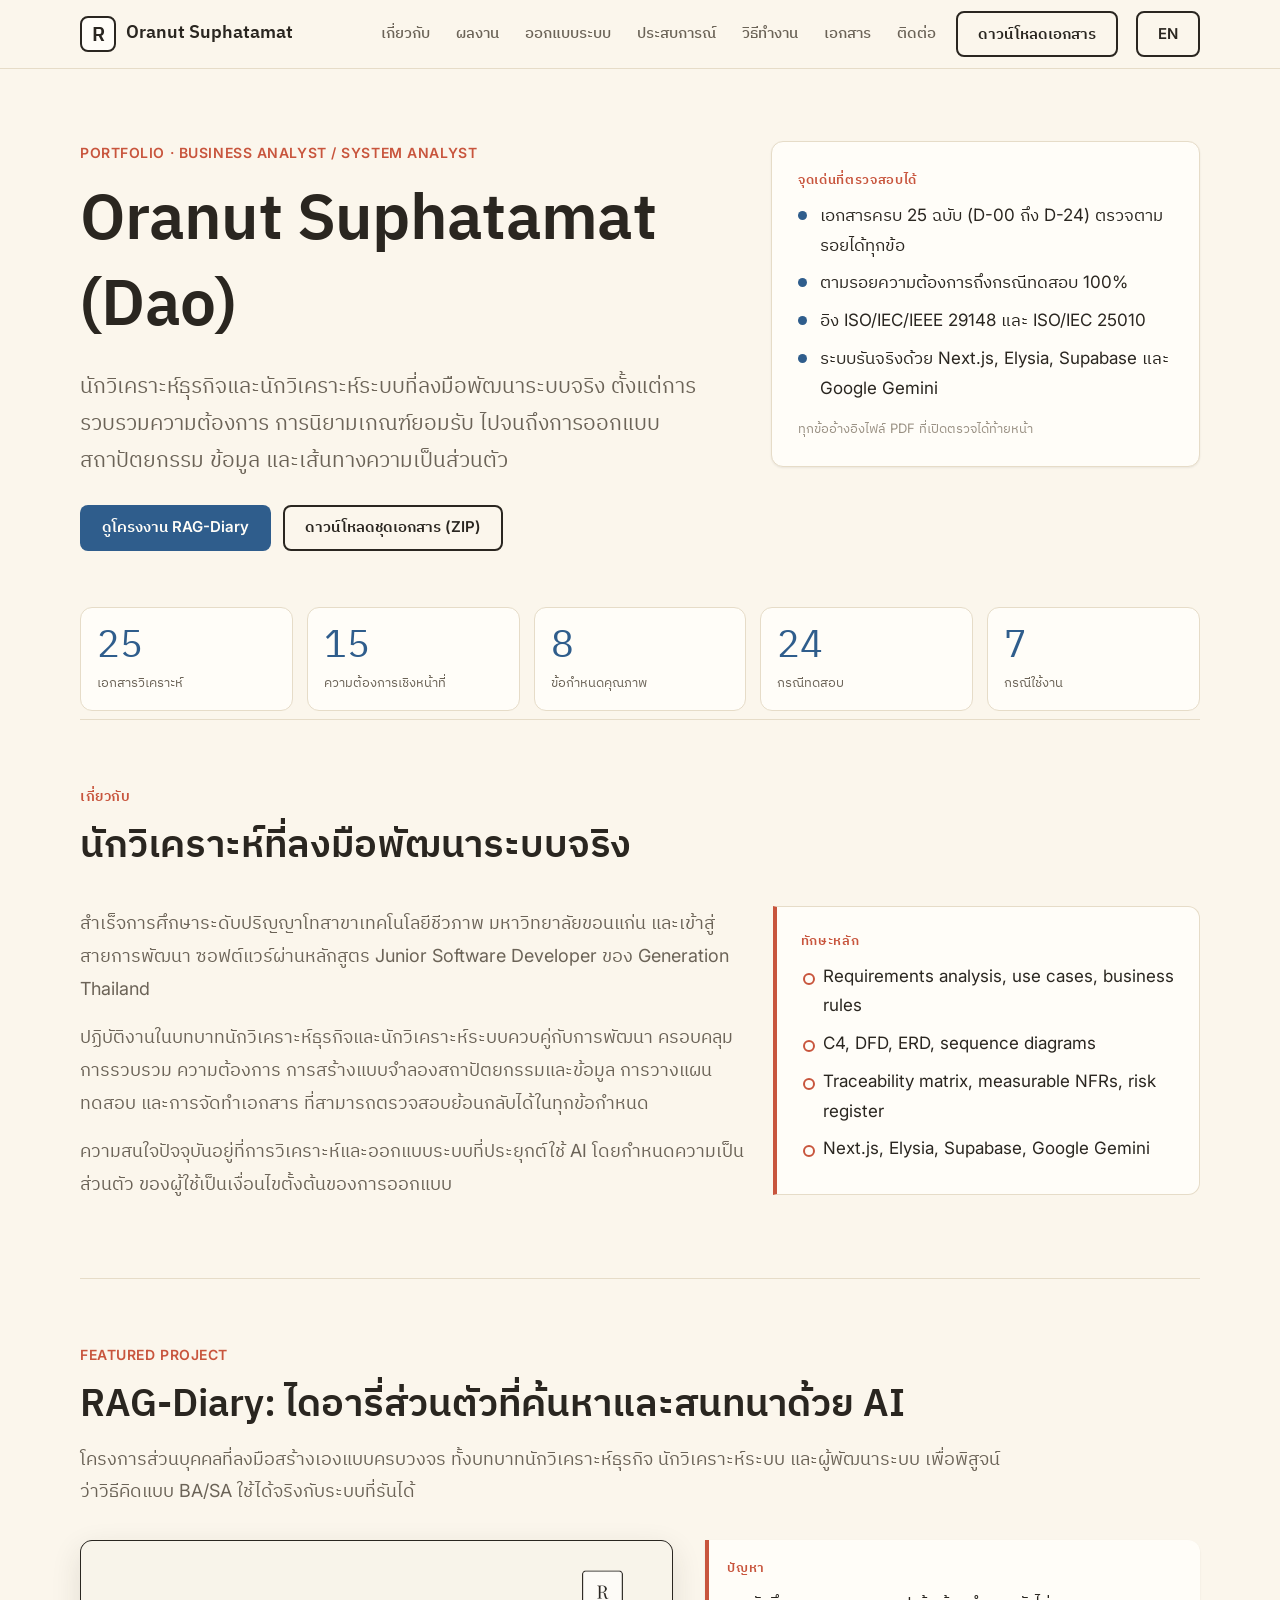
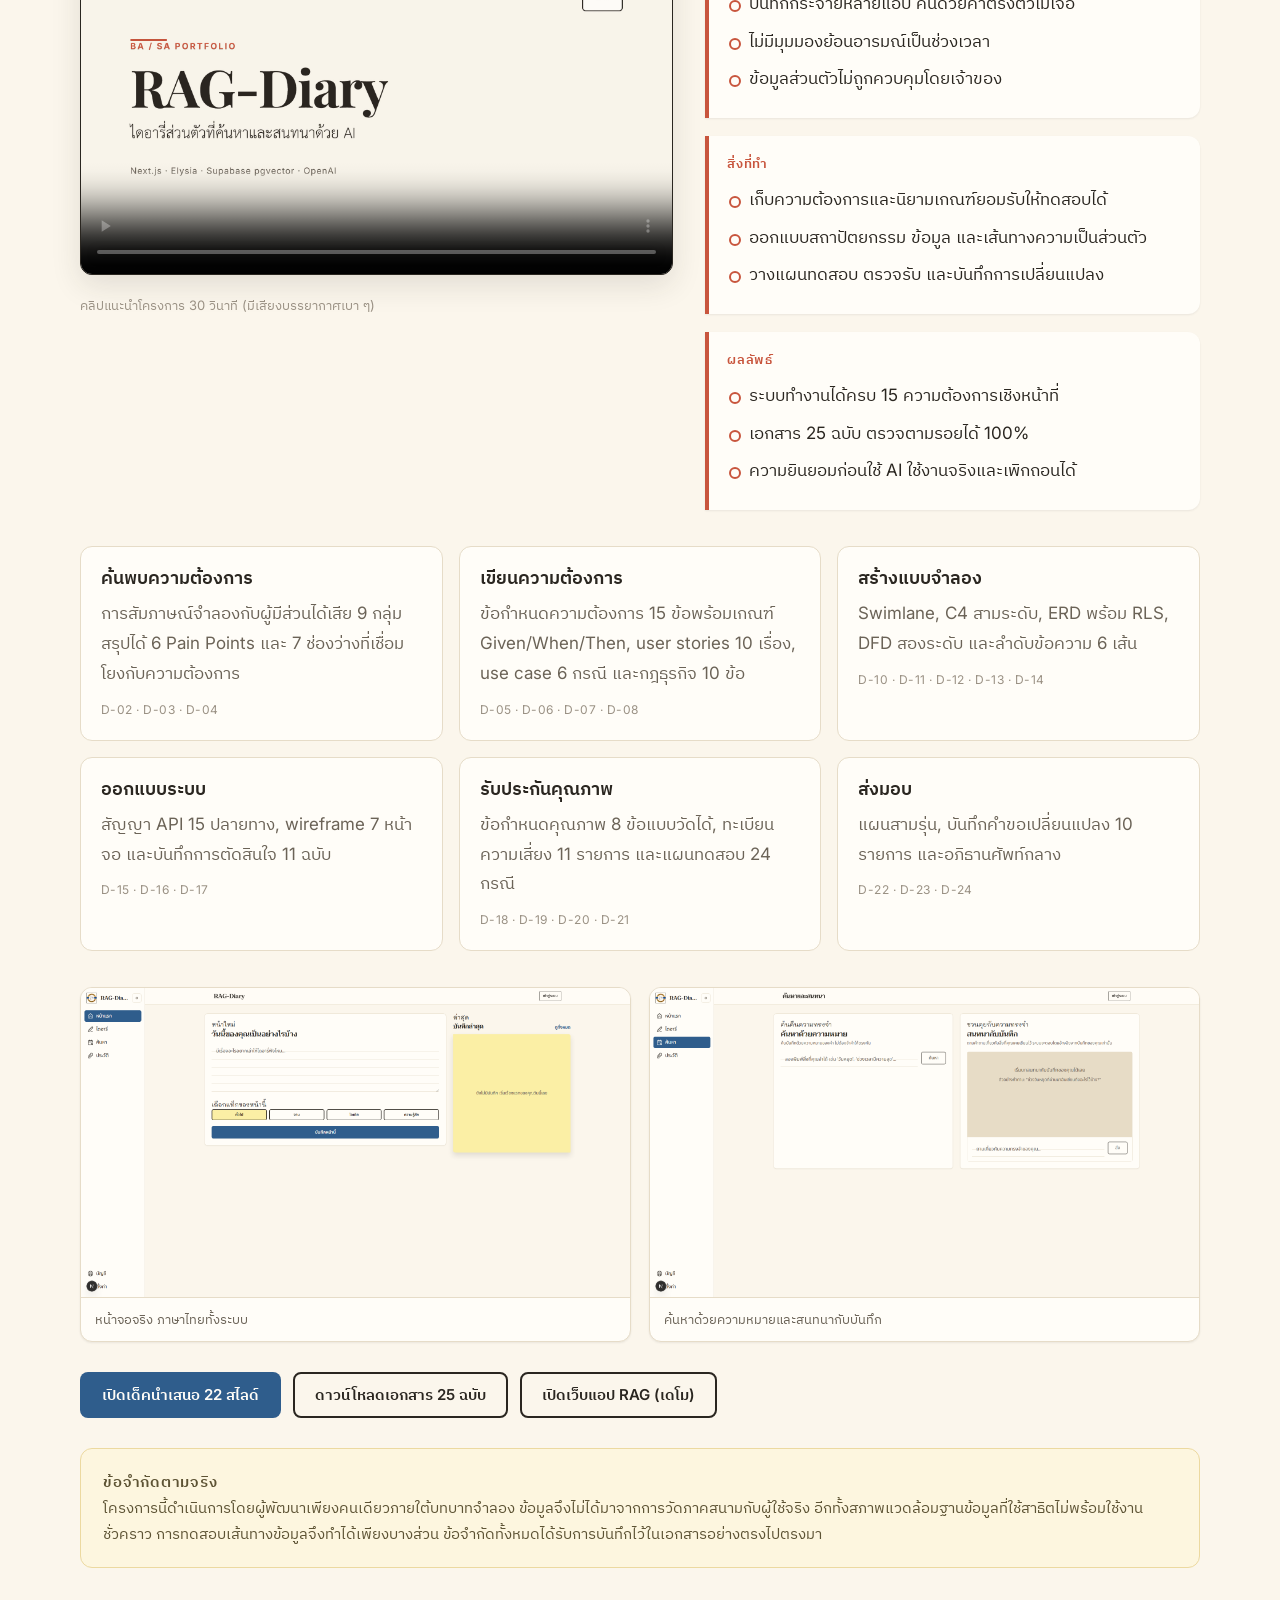
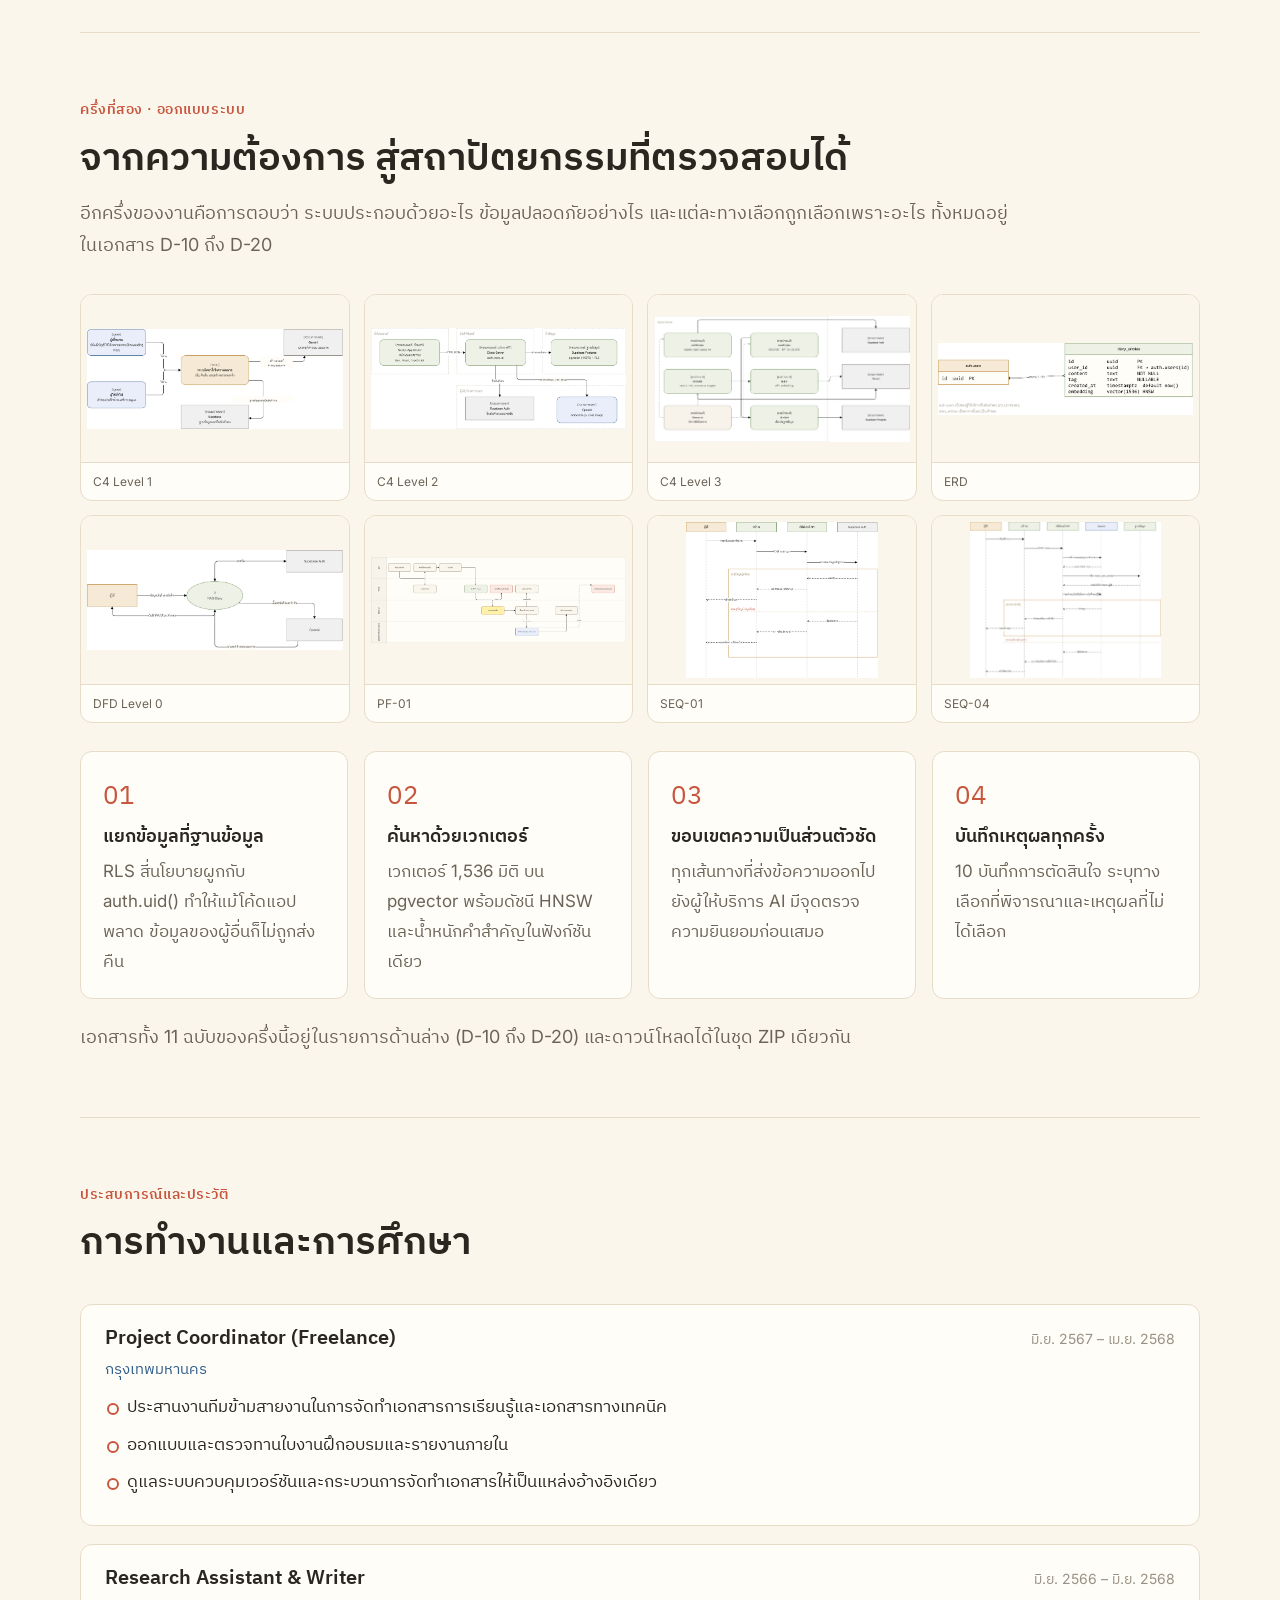
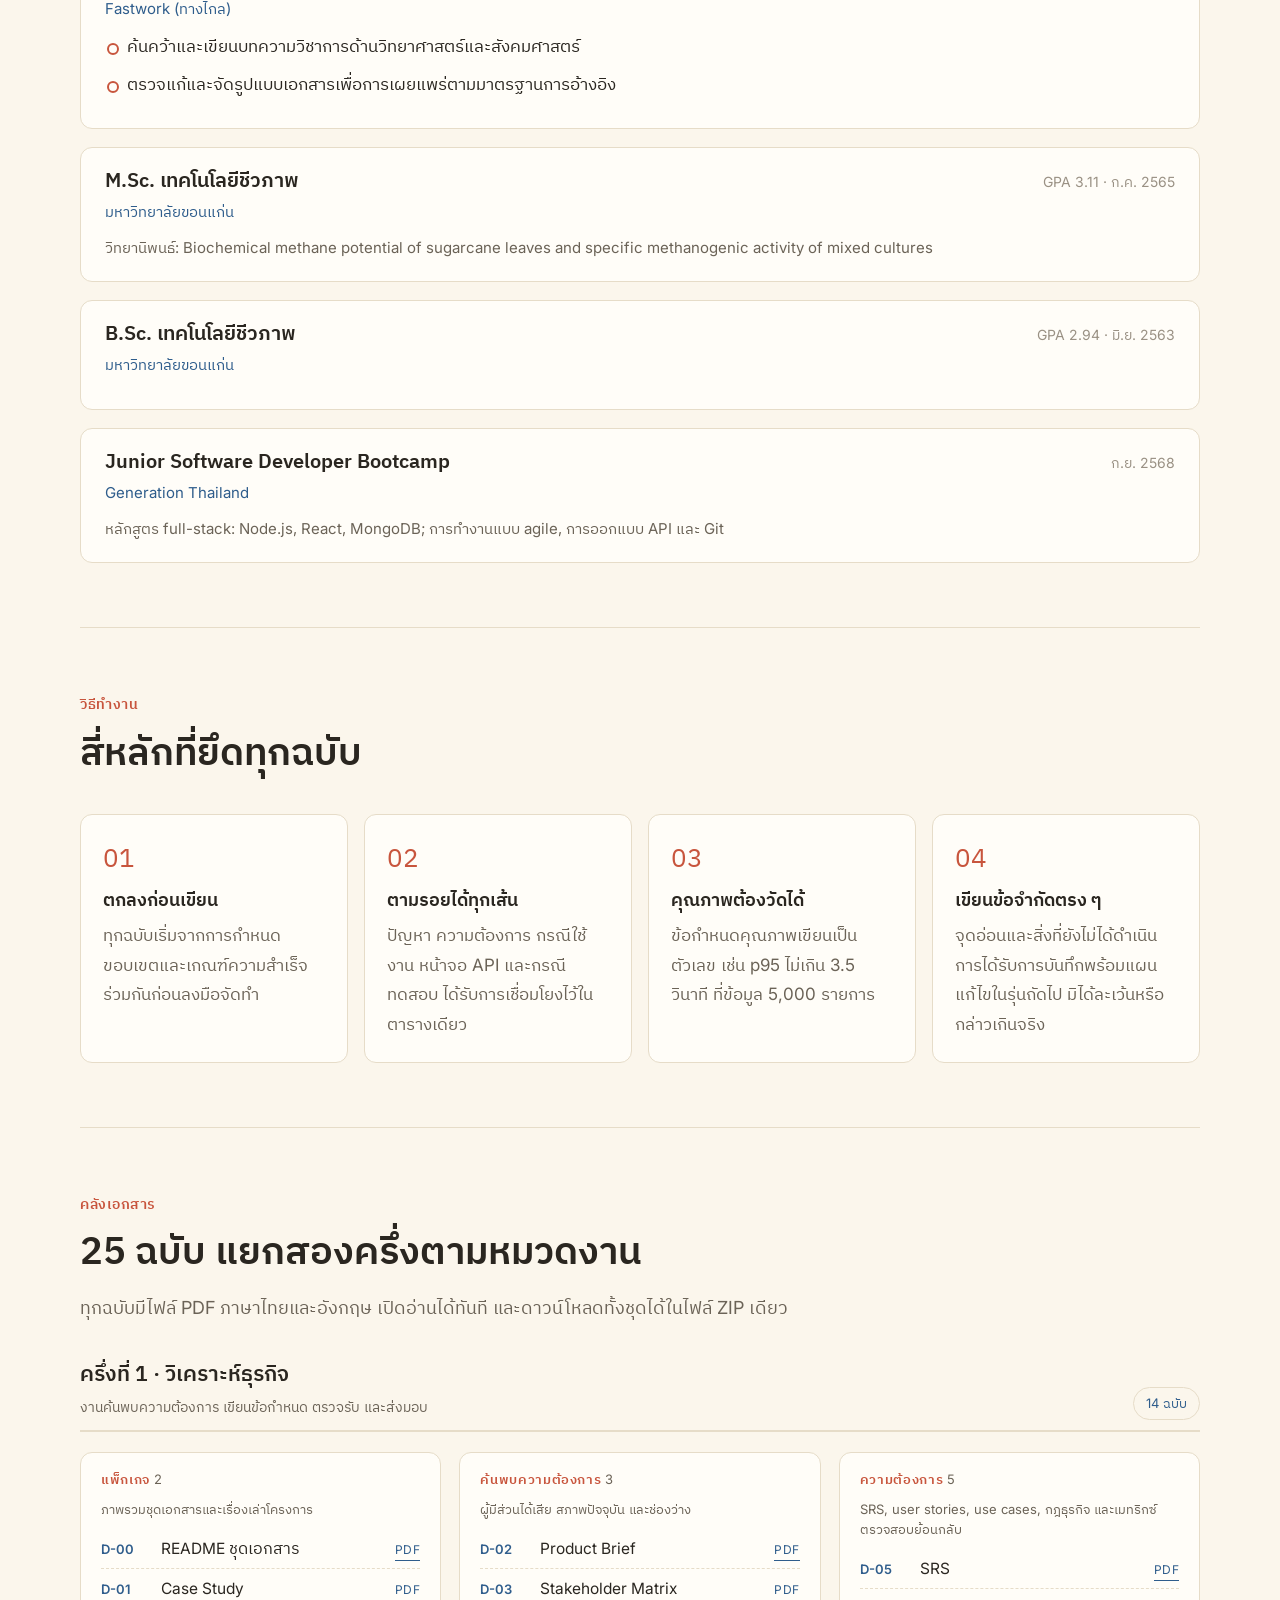
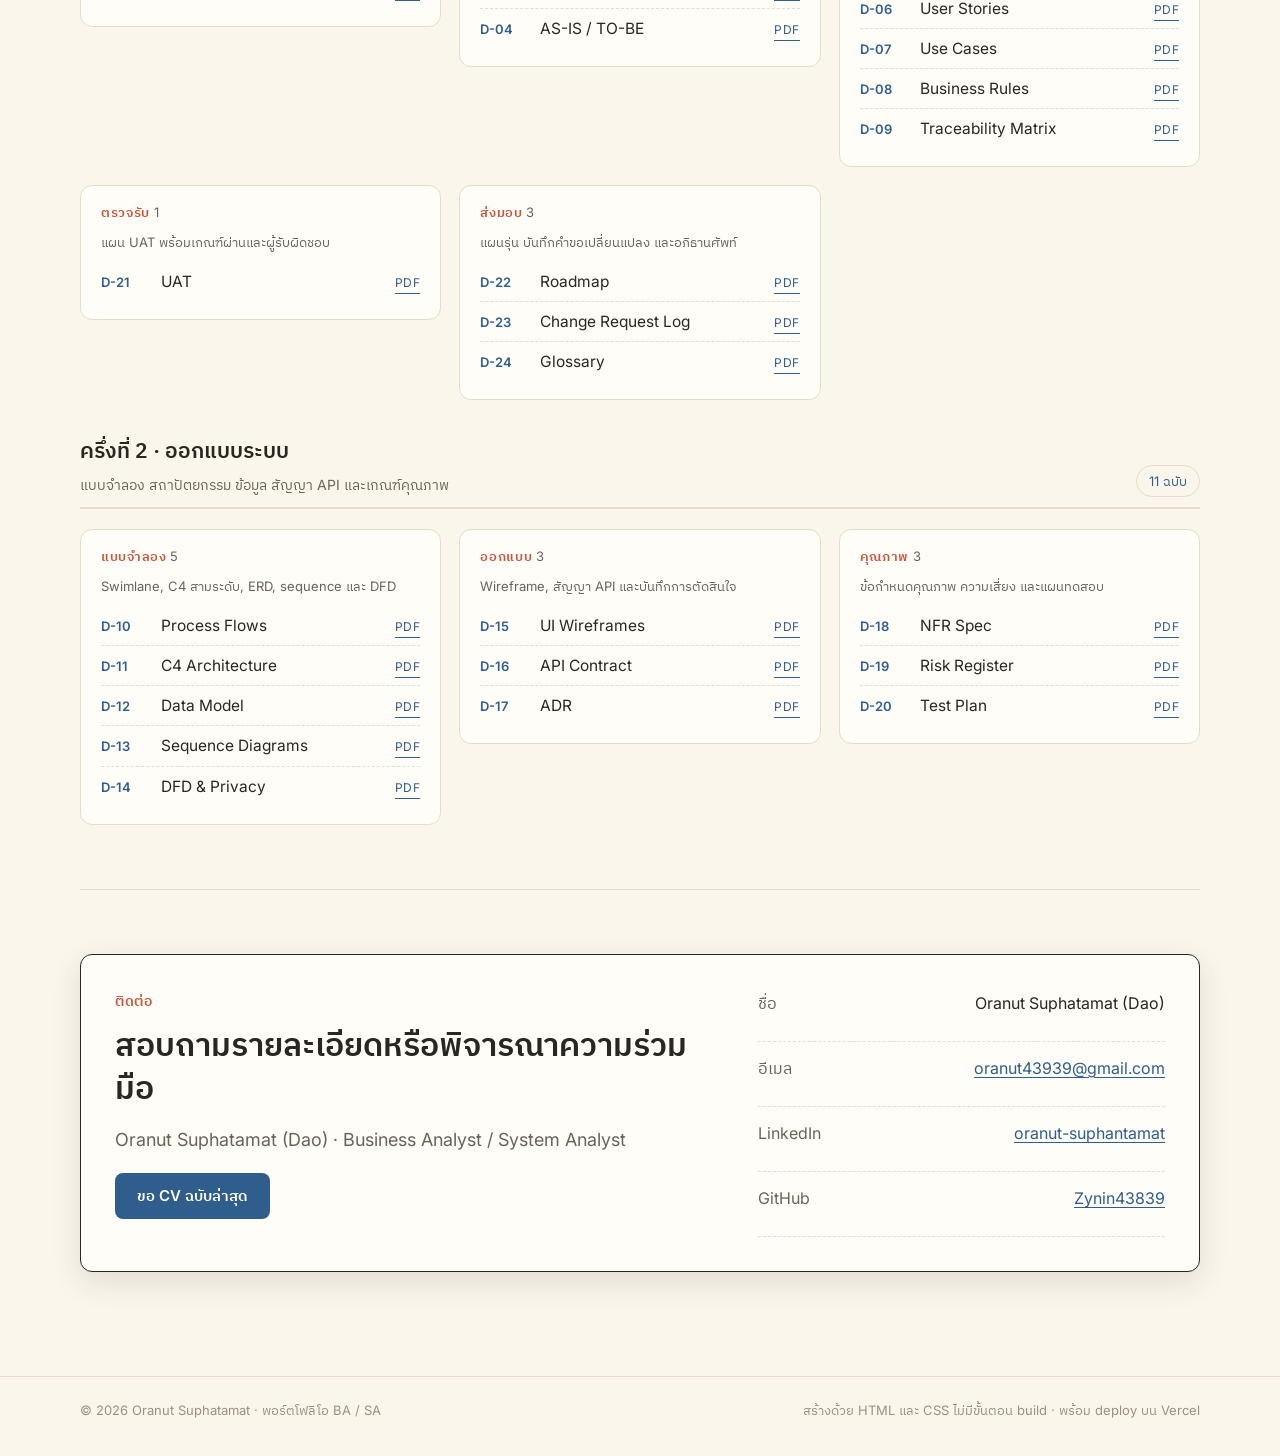
<file: index.html>
<!doctype html>
<html lang="th">
<head>
  <meta charset="utf-8" />
  <meta name="viewport" content="width=device-width, initial-scale=1" />
  <title>Oranut Suphatamat (Dao) | Business Analyst / System Analyst</title>
  <meta name="description" content="พอร์ตโฟลิโอสายวิเคราะห์ธุรกิจและวิเคราะห์ระบบ พร้อมชุดเอกสาร 25 ฉบับและระบบที่ใช้งานได้จริง" />
  <link rel="preconnect" href="https://fonts.googleapis.com" />
  <link rel="preconnect" href="https://fonts.gstatic.com" crossorigin />
  <link href="https://fonts.googleapis.com/css2?family=IBM+Plex+Sans+Thai:wght@400;500;600;700&family=Inter:wght@400;500;600&display=swap" rel="stylesheet" />
  <link rel="stylesheet" href="styles.css" />
</head>
<body>
  <a class="skip-link" href="#main">ข้ามไปยังเนื้อหาหลัก</a>

  <header class="site-header">
    <div class="wrap header-inner">
      <a class="brand" href="#top">
        <span class="brand-mark">R</span>
        <span class="brand-text">Oranut Suphatamat</span>
      </a>
      <nav class="site-nav" id="site-nav" aria-label="เมนูหลัก">
        <a href="#about">เกี่ยวกับ</a>
        <a href="#work">ผลงาน</a>
        <a href="#design">ออกแบบระบบ</a>
        <a href="#experience">ประสบการณ์</a>
        <a href="#method">วิธีทำงาน</a>
        <a href="#docs">เอกสาร</a>
        <a href="#contact">ติดต่อ</a>
      </nav>
      <a class="btn btn-ghost nav-cta" href="assets/media/RAG-Diary-Docs.zip" download>ดาวน์โหลดเอกสาร</a>
      <a class="btn btn-ghost" href="en/" hreflang="en" lang="en" aria-label="English version">EN</a>
      <button class="nav-toggle" type="button" aria-expanded="false" aria-controls="site-nav" aria-label="เปิดเมนู">
        <span></span><span></span><span></span>
      </button>
    </div>
  </header>

  <main id="main">
    <section class="hero wrap" id="top">
      <div class="hero-copy">
        <p class="kicker">Portfolio · Business Analyst / System Analyst</p>
        <h1>Oranut Suphatamat (Dao)</h1>
        <p class="hero-lead">
          นักวิเคราะห์ธุรกิจและนักวิเคราะห์ระบบที่ลงมือพัฒนาระบบจริง ตั้งแต่การรวบรวมความต้องการ
          การนิยามเกณฑ์ยอมรับ ไปจนถึงการออกแบบสถาปัตยกรรม ข้อมูล และเส้นทางความเป็นส่วนตัว
        </p>
        <div class="hero-actions">
          <a class="btn btn-primary" href="#work">ดูโครงงาน RAG-Diary</a>
          <a class="btn btn-ghost" href="assets/media/RAG-Diary-Docs.zip" download>ดาวน์โหลดชุดเอกสาร (ZIP)</a>
        </div>
      </div>

      <aside class="hero-card" aria-label="จุดเด่นที่ตรวจสอบได้">
        <p class="card-label">จุดเด่นที่ตรวจสอบได้</p>
        <ul class="check-list">
          <li>เอกสารครบ 25 ฉบับ (D-00 ถึง D-24) ตรวจตามรอยได้ทุกข้อ</li>
          <li>ตามรอยความต้องการถึงกรณีทดสอบ 100%</li>
          <li>อิง ISO/IEC/IEEE 29148 และ ISO/IEC 25010</li>
          <li>ระบบรันจริงด้วย Next.js, Elysia, Supabase และ Google Gemini</li>
        </ul>
        <p class="card-note">ทุกข้ออ้างอิงไฟล์ PDF ที่เปิดตรวจได้ท้ายหน้า</p>
      </aside>
    </section>

    <section class="metrics wrap" aria-label="ตัวเลขสรุป">
      <div class="metric"><span class="metric-num">25</span><span class="metric-label">เอกสารวิเคราะห์</span></div>
      <div class="metric"><span class="metric-num">15</span><span class="metric-label">ความต้องการเชิงหน้าที่</span></div>
      <div class="metric"><span class="metric-num">8</span><span class="metric-label">ข้อกำหนดคุณภาพ</span></div>
      <div class="metric"><span class="metric-num">24</span><span class="metric-label">กรณีทดสอบ</span></div>
      <div class="metric"><span class="metric-num">7</span><span class="metric-label">กรณีใช้งาน</span></div>
    </section>

    <section class="section wrap" id="about">
      <div class="section-head">
        <p class="kicker">เกี่ยวกับ</p>
        <h2>นักวิเคราะห์ที่ลงมือพัฒนาระบบจริง</h2>
      </div>
      <div class="about-grid">
        <div class="about-copy">
          <p>
            สำเร็จการศึกษาระดับปริญญาโทสาขาเทคโนโลยีชีวภาพ มหาวิทยาลัยขอนแก่น และเข้าสู่สายการพัฒนา
            ซอฟต์แวร์ผ่านหลักสูตร Junior Software Developer ของ Generation Thailand
          </p>
          <p>
            ปฏิบัติงานในบทบาทนักวิเคราะห์ธุรกิจและนักวิเคราะห์ระบบควบคู่กับการพัฒนา ครอบคลุมการรวบรวม
            ความต้องการ การสร้างแบบจำลองสถาปัตยกรรมและข้อมูล การวางแผนทดสอบ และการจัดทำเอกสาร
            ที่สามารถตรวจสอบย้อนกลับได้ในทุกข้อกำหนด
          </p>
          <p>
            ความสนใจปัจจุบันอยู่ที่การวิเคราะห์และออกแบบระบบที่ประยุกต์ใช้ AI โดยกำหนดความเป็นส่วนตัว
            ของผู้ใช้เป็นเงื่อนไขตั้งต้นของการออกแบบ
          </p>
        </div>
        <aside class="about-card">
          <p class="card-label">ทักษะหลัก</p>
          <ul class="plain-list">
            <li>Requirements analysis, use cases, business rules</li>
            <li>C4, DFD, ERD, sequence diagrams</li>
            <li>Traceability matrix, measurable NFRs, risk register</li>
            <li>Next.js, Elysia, Supabase, Google Gemini</li>
          </ul>
        </aside>
      </div>
    </section>

    <section class="section wrap" id="work">
      <div class="section-head">
        <p class="kicker">Featured project</p>
        <h2>RAG-Diary: ไดอารี่ส่วนตัวที่ค้นหาและสนทนาด้วย AI</h2>
        <p class="section-sub">
          โครงการส่วนบุคคลที่ลงมือสร้างเองแบบครบวงจร ทั้งบทบาทนักวิเคราะห์ธุรกิจ นักวิเคราะห์ระบบ
          และผู้พัฒนาระบบ เพื่อพิสูจน์ว่าวิธีคิดแบบ BA/SA ใช้ได้จริงกับระบบที่รันได้
        </p>
      </div>

      <div class="project-grid">
        <div class="project-media">
          <video class="clip" controls preload="metadata" poster="assets/img/poster.png">
            <source src="assets/media/clip.mp4" type="video/mp4" />
            เบราว์เซอร์ของคุณไม่รองรับวิดีโอ
          </video>
          <p class="media-caption">คลิปแนะนำโครงการ 30 วินาที (มีเสียงบรรยากาศเบา ๆ)</p>
        </div>

        <div class="project-facts">
          <div class="fact">
            <p class="card-label">ปัญหา</p>
            <ul class="plain-list">
              <li>บันทึกกระจายหลายแอป ค้นด้วยคำตรงตัวไม่เจอ</li>
              <li>ไม่มีมุมมองย้อนอารมณ์เป็นช่วงเวลา</li>
              <li>ข้อมูลส่วนตัวไม่ถูกควบคุมโดยเจ้าของ</li>
            </ul>
          </div>
          <div class="fact">
            <p class="card-label">สิ่งที่ทำ</p>
            <ul class="plain-list">
              <li>เก็บความต้องการและนิยามเกณฑ์ยอมรับให้ทดสอบได้</li>
              <li>ออกแบบสถาปัตยกรรม ข้อมูล และเส้นทางความเป็นส่วนตัว</li>
              <li>วางแผนทดสอบ ตรวจรับ และบันทึกการเปลี่ยนแปลง</li>
            </ul>
          </div>
          <div class="fact">
            <p class="card-label">ผลลัพธ์</p>
            <ul class="plain-list">
              <li>ระบบทำงานได้ครบ 15 ความต้องการเชิงหน้าที่</li>
              <li>เอกสาร 25 ฉบับ ตรวจตามรอยได้ 100%</li>
              <li>ความยินยอมก่อนใช้ AI ใช้งานจริงและเพิกถอนได้</li>
            </ul>
          </div>
        </div>
      </div>

      <div class="roles">
        <article class="role-card">
          <h3>ค้นพบความต้องการ</h3>
          <p>การสัมภาษณ์จำลองกับผู้มีส่วนได้เสีย 9 กลุ่ม สรุปได้ 6 Pain Points และ 7 ช่องว่างที่เชื่อมโยงกับความต้องการ</p>
          <p class="role-doc">D-02 · D-03 · D-04</p>
        </article>
        <article class="role-card">
          <h3>เขียนความต้องการ</h3>
          <p>ข้อกำหนดความต้องการ 15 ข้อพร้อมเกณฑ์ Given/When/Then, user stories 10 เรื่อง, use case 6 กรณี และกฎธุรกิจ 10 ข้อ</p>
          <p class="role-doc">D-05 · D-06 · D-07 · D-08</p>
        </article>
        <article class="role-card">
          <h3>สร้างแบบจำลอง</h3>
          <p>Swimlane, C4 สามระดับ, ERD พร้อม RLS, DFD สองระดับ และลำดับข้อความ 6 เส้น</p>
          <p class="role-doc">D-10 · D-11 · D-12 · D-13 · D-14</p>
        </article>
        <article class="role-card">
          <h3>ออกแบบระบบ</h3>
          <p>สัญญา API 15 ปลายทาง, wireframe 7 หน้าจอ และบันทึกการตัดสินใจ 11 ฉบับ</p>
          <p class="role-doc">D-15 · D-16 · D-17</p>
        </article>
        <article class="role-card">
          <h3>รับประกันคุณภาพ</h3>
          <p>ข้อกำหนดคุณภาพ 8 ข้อแบบวัดได้, ทะเบียนความเสี่ยง 11 รายการ และแผนทดสอบ 24 กรณี</p>
          <p class="role-doc">D-18 · D-19 · D-20 · D-21</p>
        </article>
        <article class="role-card">
          <h3>ส่งมอบ</h3>
          <p>แผนสามรุ่น, บันทึกคำขอเปลี่ยนแปลง 10 รายการ และอภิธานศัพท์กลาง</p>
          <p class="role-doc">D-22 · D-23 · D-24</p>
        </article>
      </div>

      <div class="evidence-grid">
        <figure class="shot-card">
          <img src="assets/img/app-home.png" alt="หน้าจอหน้าแรกของแอป RAG-Diary ภาษาไทย" loading="lazy" />
          <figcaption>หน้าจอจริง ภาษาไทยทั้งระบบ</figcaption>
        </figure>
        <figure class="shot-card">
          <img src="assets/img/app-search.png" alt="หน้าจอค้นหาเชิงความหมายและสนทนากับบันทึก" loading="lazy" />
          <figcaption>ค้นหาด้วยความหมายและสนทนากับบันทึก</figcaption>
        </figure>
      </div>


      <div class="project-actions">
        <a class="btn btn-primary" href="assets/media/deck.html" target="_blank" rel="noopener">เปิดเด็คนำเสนอ 22 สไลด์</a>
        <a class="btn btn-ghost" href="assets/media/RAG-Diary-Docs.zip" download>ดาวน์โหลดเอกสาร 25 ฉบับ</a>
        <a class="btn btn-ghost" href="https://rag-diary-app.vercel.app" target="_blank" rel="noopener">เปิดเว็บแอป RAG (เดโม)</a>
      </div>

      <aside class="honest-note">
        <p class="card-label">ข้อจำกัดตามจริง</p>
        <p>
          โครงการนี้ดำเนินการโดยผู้พัฒนาเพียงคนเดียวภายใต้บทบาทจำลอง ข้อมูลจึงไม่ได้มาจากการวัดภาคสนามกับผู้ใช้จริง
          อีกทั้งสภาพแวดล้อมฐานข้อมูลที่ใช้สาธิตไม่พร้อมใช้งานชั่วคราว การทดสอบเส้นทางข้อมูลจึงทำได้เพียงบางส่วน
          ข้อจำกัดทั้งหมดได้รับการบันทึกไว้ในเอกสารอย่างตรงไปตรงมา
        </p>
      </aside>
    </section>

    <section class="section wrap" id="design">
      <div class="section-head">
        <p class="kicker">ครึ่งที่สอง · ออกแบบระบบ</p>
        <h2>จากความต้องการ สู่สถาปัตยกรรมที่ตรวจสอบได้</h2>
        <p class="section-sub">อีกครึ่งของงานคือการตอบว่า ระบบประกอบด้วยอะไร ข้อมูลปลอดภัยอย่างไร และแต่ละทางเลือกถูกเลือกเพราะอะไร ทั้งหมดอยู่ในเอกสาร D-10 ถึง D-20</p>
      </div>

      <div class="diagram-grid" aria-label="แผนภาพออกแบบระบบ">
        <button class="diagram" type="button" data-full="assets/img/c4-l1.png">
          <img src="assets/img/c4-l1.png" alt="C4 ระดับ System Context" loading="lazy" />
          <span>C4 Level 1</span>
        </button>
        <button class="diagram" type="button" data-full="assets/img/c4-l2.png">
          <img src="assets/img/c4-l2.png" alt="C4 ระดับ Container" loading="lazy" />
          <span>C4 Level 2</span>
        </button>
        <button class="diagram" type="button" data-full="assets/img/c4-l3.png">
          <img src="assets/img/c4-l3.png" alt="C4 ระดับ Component" loading="lazy" />
          <span>C4 Level 3</span>
        </button>
        <button class="diagram" type="button" data-full="assets/img/erd.png">
          <img src="assets/img/erd.png" alt="แผนภาพความสัมพันธ์ข้อมูล" loading="lazy" />
          <span>ERD</span>
        </button>
        <button class="diagram" type="button" data-full="assets/img/dfd-l0.png">
          <img src="assets/img/dfd-l0.png" alt="การไหลของข้อมูลระดับ Context" loading="lazy" />
          <span>DFD Level 0</span>
        </button>
        <button class="diagram" type="button" data-full="assets/img/pf01.png">
          <img src="assets/img/pf01.png" alt="กระบวนการบันทึกและสร้างดัชนี" loading="lazy" />
          <span>PF-01</span>
        </button>
        <button class="diagram" type="button" data-full="assets/img/seq01.png">
          <img src="assets/img/seq01.png" alt="การสมัครและเซสชัน" loading="lazy" />
          <span>SEQ-01</span>
        </button>
        <button class="diagram" type="button" data-full="assets/img/seq04.png">
          <img src="assets/img/seq04.png" alt="การค้นหาและตอบด้วย RAG" loading="lazy" />
          <span>SEQ-04</span>
        </button>
      </div>

      <div class="method-grid" style="margin-top: 28px;">
        <article class="method-card">
          <span class="method-num">01</span>
          <h3>แยกข้อมูลที่ฐานข้อมูล</h3>
          <p>RLS สี่นโยบายผูกกับ auth.uid() ทำให้แม้โค้ดแอปพลาด ข้อมูลของผู้อื่นก็ไม่ถูกส่งคืน</p>
        </article>
        <article class="method-card">
          <span class="method-num">02</span>
          <h3>ค้นหาด้วยเวกเตอร์</h3>
          <p>เวกเตอร์ 1,536 มิติ บน pgvector พร้อมดัชนี HNSW และน้ำหนักคำสำคัญในฟังก์ชันเดียว</p>
        </article>
        <article class="method-card">
          <span class="method-num">03</span>
          <h3>ขอบเขตความเป็นส่วนตัวชัด</h3>
          <p>ทุกเส้นทางที่ส่งข้อความออกไปยังผู้ให้บริการ AI มีจุดตรวจความยินยอมก่อนเสมอ</p>
        </article>
        <article class="method-card">
          <span class="method-num">04</span>
          <h3>บันทึกเหตุผลทุกครั้ง</h3>
          <p>10 บันทึกการตัดสินใจ ระบุทางเลือกที่พิจารณาและเหตุผลที่ไม่ได้เลือก</p>
        </article>
      </div>

      <p class="section-sub" style="margin-top: 22px;">เอกสารทั้ง 11 ฉบับของครึ่งนี้อยู่ในรายการด้านล่าง (D-10 ถึง D-20) และดาวน์โหลดได้ในชุด ZIP เดียวกัน</p>
    </section>

    <section class="section wrap" id="experience">
      <div class="section-head">
        <p class="kicker">ประสบการณ์และประวัติ</p>
        <h2>การทำงานและการศึกษา</h2>
      </div>
      <div class="timeline">
        <article class="timeline-item">
          <div class="timeline-head">
            <h3>Project Coordinator (Freelance)</h3>
            <span>มิ.ย. 2567 – เม.ย. 2568</span>
          </div>
          <p class="timeline-org">กรุงเทพมหานคร</p>
          <ul class="plain-list">
            <li>ประสานงานทีมข้ามสายงานในการจัดทำเอกสารการเรียนรู้และเอกสารทางเทคนิค</li>
            <li>ออกแบบและตรวจทานใบงานฝึกอบรมและรายงานภายใน</li>
            <li>ดูแลระบบควบคุมเวอร์ชันและกระบวนการจัดทำเอกสารให้เป็นแหล่งอ้างอิงเดียว</li>
          </ul>
        </article>
        <article class="timeline-item">
          <div class="timeline-head">
            <h3>Research Assistant &amp; Writer</h3>
            <span>มิ.ย. 2566 – มิ.ย. 2568</span>
          </div>
          <p class="timeline-org">Fastwork (ทางไกล)</p>
          <ul class="plain-list">
            <li>ค้นคว้าและเขียนบทความวิชาการด้านวิทยาศาสตร์และสังคมศาสตร์</li>
            <li>ตรวจแก้และจัดรูปแบบเอกสารเพื่อการเผยแพร่ตามมาตรฐานการอ้างอิง</li>
          </ul>
        </article>
        <article class="timeline-item">
          <div class="timeline-head">
            <h3>M.Sc. เทคโนโลยีชีวภาพ</h3>
            <span>GPA 3.11 · ก.ค. 2565</span>
          </div>
          <p class="timeline-org">มหาวิทยาลัยขอนแก่น</p>
          <p class="timeline-note">
            วิทยานิพนธ์: Biochemical methane potential of sugarcane leaves and specific methanogenic
            activity of mixed cultures
          </p>
        </article>
        <article class="timeline-item">
          <div class="timeline-head">
            <h3>B.Sc. เทคโนโลยีชีวภาพ</h3>
            <span>GPA 2.94 · มิ.ย. 2563</span>
          </div>
          <p class="timeline-org">มหาวิทยาลัยขอนแก่น</p>
        </article>
        <article class="timeline-item">
          <div class="timeline-head">
            <h3>Junior Software Developer Bootcamp</h3>
            <span>ก.ย. 2568</span>
          </div>
          <p class="timeline-org">Generation Thailand</p>
          <p class="timeline-note">
            หลักสูตร full-stack: Node.js, React, MongoDB; การทำงานแบบ agile, การออกแบบ API และ Git
          </p>
        </article>
      </div>
    </section>

    <section class="section wrap" id="method">
      <div class="section-head">
        <p class="kicker">วิธีทำงาน</p>
        <h2>สี่หลักที่ยึดทุกฉบับ</h2>
      </div>
      <div class="method-grid">
        <article class="method-card">
          <span class="method-num">01</span>
          <h3>ตกลงก่อนเขียน</h3>
          <p>ทุกฉบับเริ่มจากการกำหนดขอบเขตและเกณฑ์ความสำเร็จร่วมกันก่อนลงมือจัดทำ</p>
        </article>
        <article class="method-card">
          <span class="method-num">02</span>
          <h3>ตามรอยได้ทุกเส้น</h3>
          <p>ปัญหา ความต้องการ กรณีใช้งาน หน้าจอ API และกรณีทดสอบ ได้รับการเชื่อมโยงไว้ในตารางเดียว</p>
        </article>
        <article class="method-card">
          <span class="method-num">03</span>
          <h3>คุณภาพต้องวัดได้</h3>
          <p>ข้อกำหนดคุณภาพเขียนเป็นตัวเลข เช่น p95 ไม่เกิน 3.5 วินาที ที่ข้อมูล 5,000 รายการ</p>
        </article>
        <article class="method-card">
          <span class="method-num">04</span>
          <h3>เขียนข้อจำกัดตรง ๆ</h3>
          <p>จุดอ่อนและสิ่งที่ยังไม่ได้ดำเนินการได้รับการบันทึกพร้อมแผนแก้ไขในรุ่นถัดไป มิได้ละเว้นหรือกล่าวเกินจริง</p>
        </article>
      </div>
    </section>

    <section class="section wrap" id="docs">
      <div class="section-head">
        <p class="kicker">คลังเอกสาร</p>
        <h2>25 ฉบับ แยกสองครึ่งตามหมวดงาน</h2>
        <p class="section-sub">ทุกฉบับมีไฟล์ PDF ภาษาไทยและอังกฤษ เปิดอ่านได้ทันที และดาวน์โหลดทั้งชุดได้ในไฟล์ ZIP เดียว</p>
      </div>
      <div class="doc-half">
        <div class="doc-half-head">
          <div>
            <h3>ครึ่งที่ 1 · วิเคราะห์ธุรกิจ</h3>
            <p>งานค้นพบความต้องการ เขียนข้อกำหนด ตรวจรับ และส่งมอบ</p>
          </div>
          <span class="doc-count">14 ฉบับ</span>
        </div>
        <div class="doc-groups">
          <div class="doc-group">
            <h3 class="doc-group-title">แพ็กเกจ <span>2</span></h3>
            <p class="doc-group-desc">ภาพรวมชุดเอกสารและเรื่องเล่าโครงการ</p>
            <ul class="doc-list">
            <li class="doc-row"><span class="doc-code">D-00</span><span class="doc-name">README ชุดเอกสาร</span><a class="doc-link" href="assets/docs/D-00-README.pdf" target="_blank" rel="noopener">PDF</a></li>
            <li class="doc-row"><span class="doc-code">D-01</span><span class="doc-name">Case Study</span><a class="doc-link" href="assets/docs/D-01-CASE-STUDY.pdf" target="_blank" rel="noopener">PDF</a></li>
            </ul>
          </div>
          <div class="doc-group">
            <h3 class="doc-group-title">ค้นพบความต้องการ <span>3</span></h3>
            <p class="doc-group-desc">ผู้มีส่วนได้เสีย สภาพปัจจุบัน และช่องว่าง</p>
            <ul class="doc-list">
            <li class="doc-row"><span class="doc-code">D-02</span><span class="doc-name">Product Brief</span><a class="doc-link" href="assets/docs/D-02-PRODUCT-BRIEF.pdf" target="_blank" rel="noopener">PDF</a></li>
            <li class="doc-row"><span class="doc-code">D-03</span><span class="doc-name">Stakeholder Matrix</span><a class="doc-link" href="assets/docs/D-03-STAKEHOLDER-MATRIX.pdf" target="_blank" rel="noopener">PDF</a></li>
            <li class="doc-row"><span class="doc-code">D-04</span><span class="doc-name">AS-IS / TO-BE</span><a class="doc-link" href="assets/docs/D-04-AS-IS-TO-BE.pdf" target="_blank" rel="noopener">PDF</a></li>
            </ul>
          </div>
          <div class="doc-group">
            <h3 class="doc-group-title">ความต้องการ <span>5</span></h3>
            <p class="doc-group-desc">SRS, user stories, use cases, กฎธุรกิจ และเมทริกซ์ตรวจสอบย้อนกลับ</p>
            <ul class="doc-list">
            <li class="doc-row"><span class="doc-code">D-05</span><span class="doc-name">SRS</span><a class="doc-link" href="assets/docs/D-05-SRS.pdf" target="_blank" rel="noopener">PDF</a></li>
            <li class="doc-row"><span class="doc-code">D-06</span><span class="doc-name">User Stories</span><a class="doc-link" href="assets/docs/D-06-USER-STORIES.pdf" target="_blank" rel="noopener">PDF</a></li>
            <li class="doc-row"><span class="doc-code">D-07</span><span class="doc-name">Use Cases</span><a class="doc-link" href="assets/docs/D-07-USE-CASES.pdf" target="_blank" rel="noopener">PDF</a></li>
            <li class="doc-row"><span class="doc-code">D-08</span><span class="doc-name">Business Rules</span><a class="doc-link" href="assets/docs/D-08-BUSINESS-RULES.pdf" target="_blank" rel="noopener">PDF</a></li>
            <li class="doc-row"><span class="doc-code">D-09</span><span class="doc-name">Traceability Matrix</span><a class="doc-link" href="assets/docs/D-09-TRACEABILITY-MATRIX.pdf" target="_blank" rel="noopener">PDF</a></li>
            </ul>
          </div>
          <div class="doc-group">
            <h3 class="doc-group-title">ตรวจรับ <span>1</span></h3>
            <p class="doc-group-desc">แผน UAT พร้อมเกณฑ์ผ่านและผู้รับผิดชอบ</p>
            <ul class="doc-list">
            <li class="doc-row"><span class="doc-code">D-21</span><span class="doc-name">UAT</span><a class="doc-link" href="assets/docs/D-21-UAT.pdf" target="_blank" rel="noopener">PDF</a></li>
            </ul>
          </div>
          <div class="doc-group">
            <h3 class="doc-group-title">ส่งมอบ <span>3</span></h3>
            <p class="doc-group-desc">แผนรุ่น บันทึกคำขอเปลี่ยนแปลง และอภิธานศัพท์</p>
            <ul class="doc-list">
            <li class="doc-row"><span class="doc-code">D-22</span><span class="doc-name">Roadmap</span><a class="doc-link" href="assets/docs/D-22-ROADMAP.pdf" target="_blank" rel="noopener">PDF</a></li>
            <li class="doc-row"><span class="doc-code">D-23</span><span class="doc-name">Change Request Log</span><a class="doc-link" href="assets/docs/D-23-CHANGE-REQUEST-LOG.pdf" target="_blank" rel="noopener">PDF</a></li>
            <li class="doc-row"><span class="doc-code">D-24</span><span class="doc-name">Glossary</span><a class="doc-link" href="assets/docs/D-24-GLOSSARY.pdf" target="_blank" rel="noopener">PDF</a></li>
            </ul>
          </div>
        </div>
      </div>

      <div class="doc-half">
        <div class="doc-half-head">
          <div>
            <h3>ครึ่งที่ 2 · ออกแบบระบบ</h3>
            <p>แบบจำลอง สถาปัตยกรรม ข้อมูล สัญญา API และเกณฑ์คุณภาพ</p>
          </div>
          <span class="doc-count">11 ฉบับ</span>
        </div>
        <div class="doc-groups">
          <div class="doc-group">
            <h3 class="doc-group-title">แบบจำลอง <span>5</span></h3>
            <p class="doc-group-desc">Swimlane, C4 สามระดับ, ERD, sequence และ DFD</p>
            <ul class="doc-list">
            <li class="doc-row"><span class="doc-code">D-10</span><span class="doc-name">Process Flows</span><a class="doc-link" href="assets/docs/D-10-PROCESS-FLOWS.pdf" target="_blank" rel="noopener">PDF</a></li>
            <li class="doc-row"><span class="doc-code">D-11</span><span class="doc-name">C4 Architecture</span><a class="doc-link" href="assets/docs/D-11-C4-ARCHITECTURE.pdf" target="_blank" rel="noopener">PDF</a></li>
            <li class="doc-row"><span class="doc-code">D-12</span><span class="doc-name">Data Model</span><a class="doc-link" href="assets/docs/D-12-DATA-MODEL.pdf" target="_blank" rel="noopener">PDF</a></li>
            <li class="doc-row"><span class="doc-code">D-13</span><span class="doc-name">Sequence Diagrams</span><a class="doc-link" href="assets/docs/D-13-SEQUENCE-DIAGRAMS.pdf" target="_blank" rel="noopener">PDF</a></li>
            <li class="doc-row"><span class="doc-code">D-14</span><span class="doc-name">DFD &amp; Privacy</span><a class="doc-link" href="assets/docs/D-14-DFD-PRIVACY.pdf" target="_blank" rel="noopener">PDF</a></li>
            </ul>
          </div>
          <div class="doc-group">
            <h3 class="doc-group-title">ออกแบบ <span>3</span></h3>
            <p class="doc-group-desc">Wireframe, สัญญา API และบันทึกการตัดสินใจ</p>
            <ul class="doc-list">
            <li class="doc-row"><span class="doc-code">D-15</span><span class="doc-name">UI Wireframes</span><a class="doc-link" href="assets/docs/D-15-UI-WIREFRAMES.pdf" target="_blank" rel="noopener">PDF</a></li>
            <li class="doc-row"><span class="doc-code">D-16</span><span class="doc-name">API Contract</span><a class="doc-link" href="assets/docs/D-16-API-CONTRACT.pdf" target="_blank" rel="noopener">PDF</a></li>
            <li class="doc-row"><span class="doc-code">D-17</span><span class="doc-name">ADR</span><a class="doc-link" href="assets/docs/D-17-ADR.pdf" target="_blank" rel="noopener">PDF</a></li>
            </ul>
          </div>
          <div class="doc-group">
            <h3 class="doc-group-title">คุณภาพ <span>3</span></h3>
            <p class="doc-group-desc">ข้อกำหนดคุณภาพ ความเสี่ยง และแผนทดสอบ</p>
            <ul class="doc-list">
            <li class="doc-row"><span class="doc-code">D-18</span><span class="doc-name">NFR Spec</span><a class="doc-link" href="assets/docs/D-18-NFR-SPEC.pdf" target="_blank" rel="noopener">PDF</a></li>
            <li class="doc-row"><span class="doc-code">D-19</span><span class="doc-name">Risk Register</span><a class="doc-link" href="assets/docs/D-19-RISK-REGISTER.pdf" target="_blank" rel="noopener">PDF</a></li>
            <li class="doc-row"><span class="doc-code">D-20</span><span class="doc-name">Test Plan</span><a class="doc-link" href="assets/docs/D-20-TEST-PLAN.pdf" target="_blank" rel="noopener">PDF</a></li>
            </ul>
          </div>
        </div>
      </div>
    </section>

    <section class="section wrap" id="contact">
      <div class="contact-card">
        <div>
          <p class="kicker">ติดต่อ</p>
          <h2>สอบถามรายละเอียดหรือพิจารณาความร่วมมือ</h2>
          <p class="section-sub">Oranut Suphatamat (Dao) · Business Analyst / System Analyst</p>
          <p style="margin-top: 18px;"><a class="btn btn-primary" href="mailto:oranut43939@gmail.com?subject=Request%20for%20CV">ขอ CV ฉบับล่าสุด</a></p>
        </div>
        <ul class="contact-list">
          <li><span>ชื่อ</span>Oranut Suphatamat (Dao)</li>
          <li><span>อีเมล</span><a href="mailto:oranut43939@gmail.com">oranut43939@gmail.com</a></li>
          <li><span>LinkedIn</span><a href="https://www.linkedin.com/in/oranut-suphantamat-02225635b/" target="_blank" rel="noopener">oranut-suphantamat</a></li>
          <li><span>GitHub</span><a href="https://github.com/Zynin43839" target="_blank" rel="noopener">Zynin43839</a></li>
        </ul>
      </div>
    </section>
  </main>

  <footer class="site-footer">
    <div class="wrap footer-inner">
      <p>© <span id="year"></span> Oranut Suphatamat · พอร์ตโฟลิโอ BA / SA</p>
      <p>สร้างด้วย HTML และ CSS ไม่มีขั้นตอน build · พร้อม deploy บน Vercel</p>
      
    </div>
  </footer>

  <dialog class="lightbox" id="lightbox" aria-label="ดูภาพขยาย">
    <button class="lightbox-close" type="button" aria-label="ปิด">ปิด</button>
    <img id="lightbox-img" alt="" />
  </dialog>



  <div class="pdf-modal" id="pdf-modal" role="dialog" aria-modal="true" aria-label="อ่านเอกสาร">
    <div class="pdf-modal__panel">
      <div class="pdf-modal__bar">
        <strong id="pdf-modal-title">เอกสาร</strong>
        <div style="display:flex;align-items:center;gap:10px">
          <a id="pdf-modal-external" href="#" target="_blank" rel="noopener">เปิดแท็บใหม่</a>
          <button type="button" class="pdf-modal__close" id="pdf-modal-close">ปิด</button>
        </div>
      </div>
      <iframe class="pdf-modal__frame" id="pdf-modal-frame" title="เอกสาร PDF"></iframe>
    </div>
  </div>
  <script src="script.js"></script>
</body>
</html>
</file>
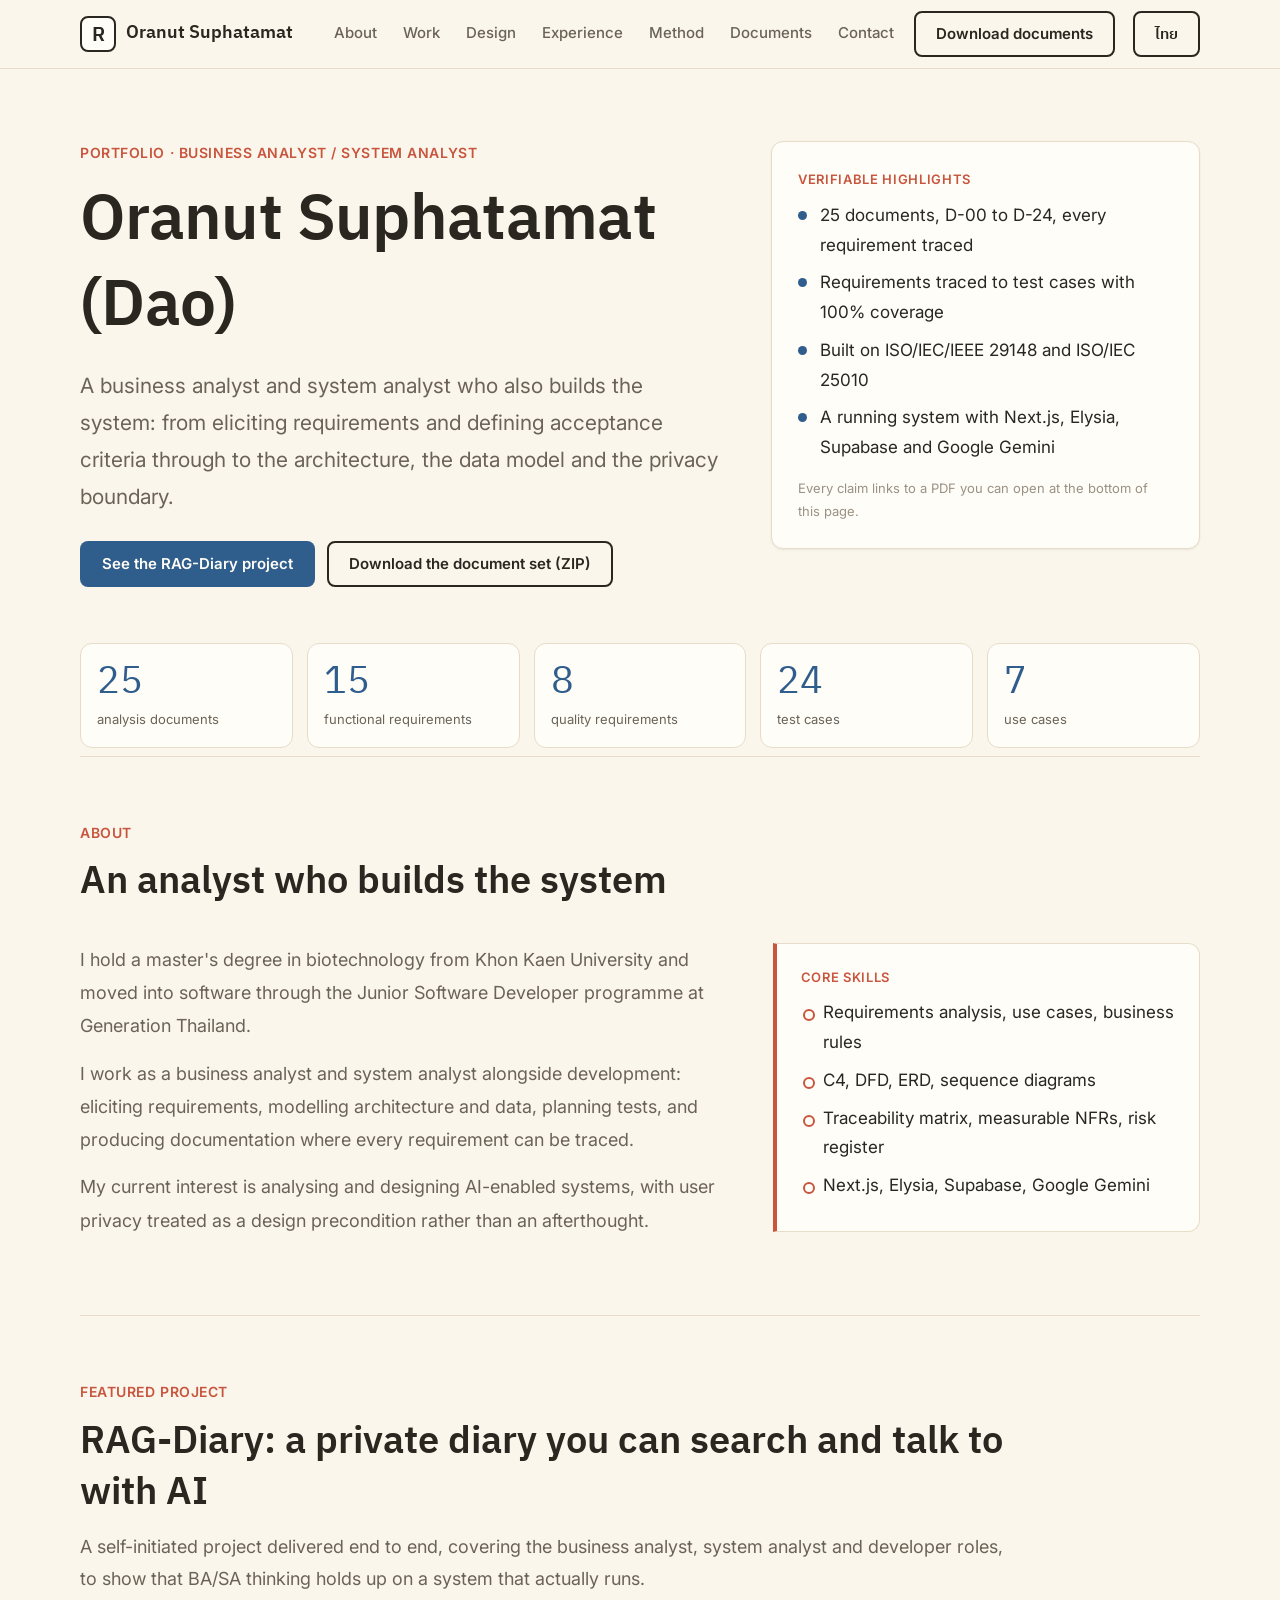
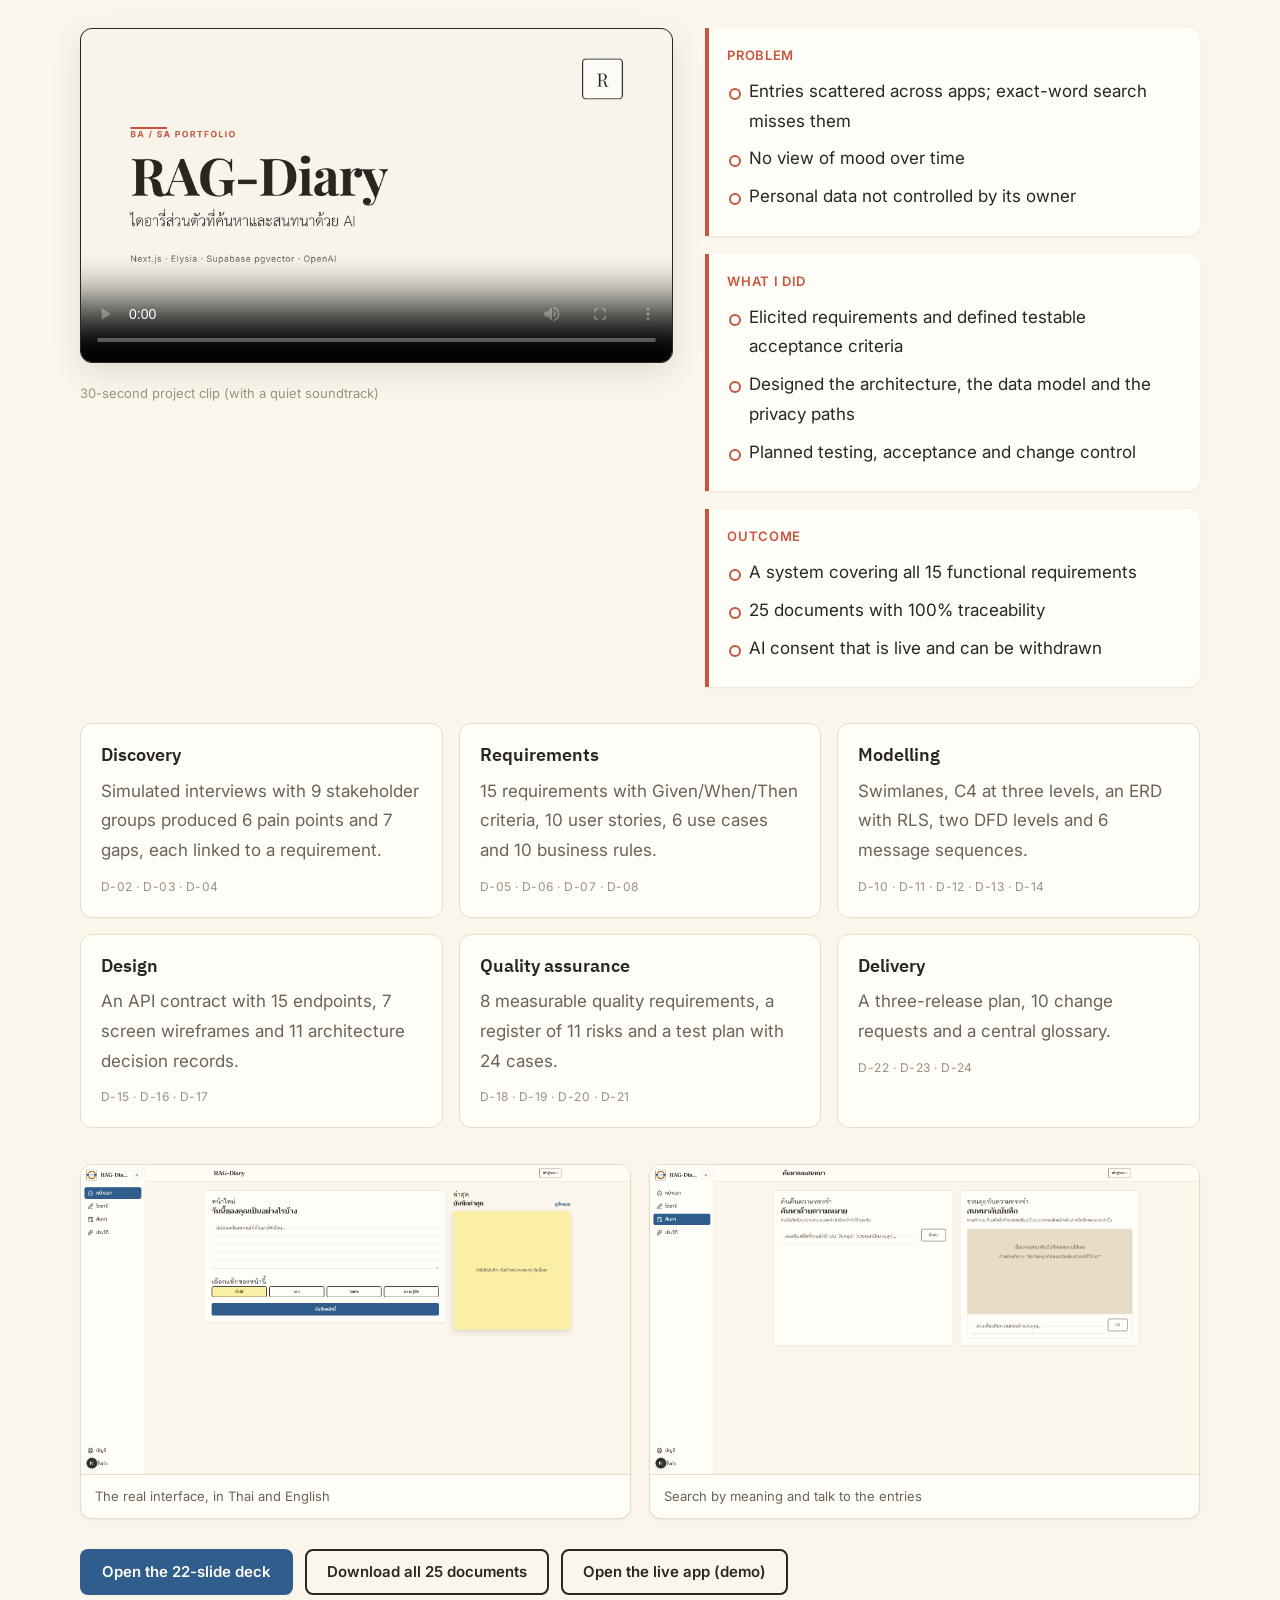
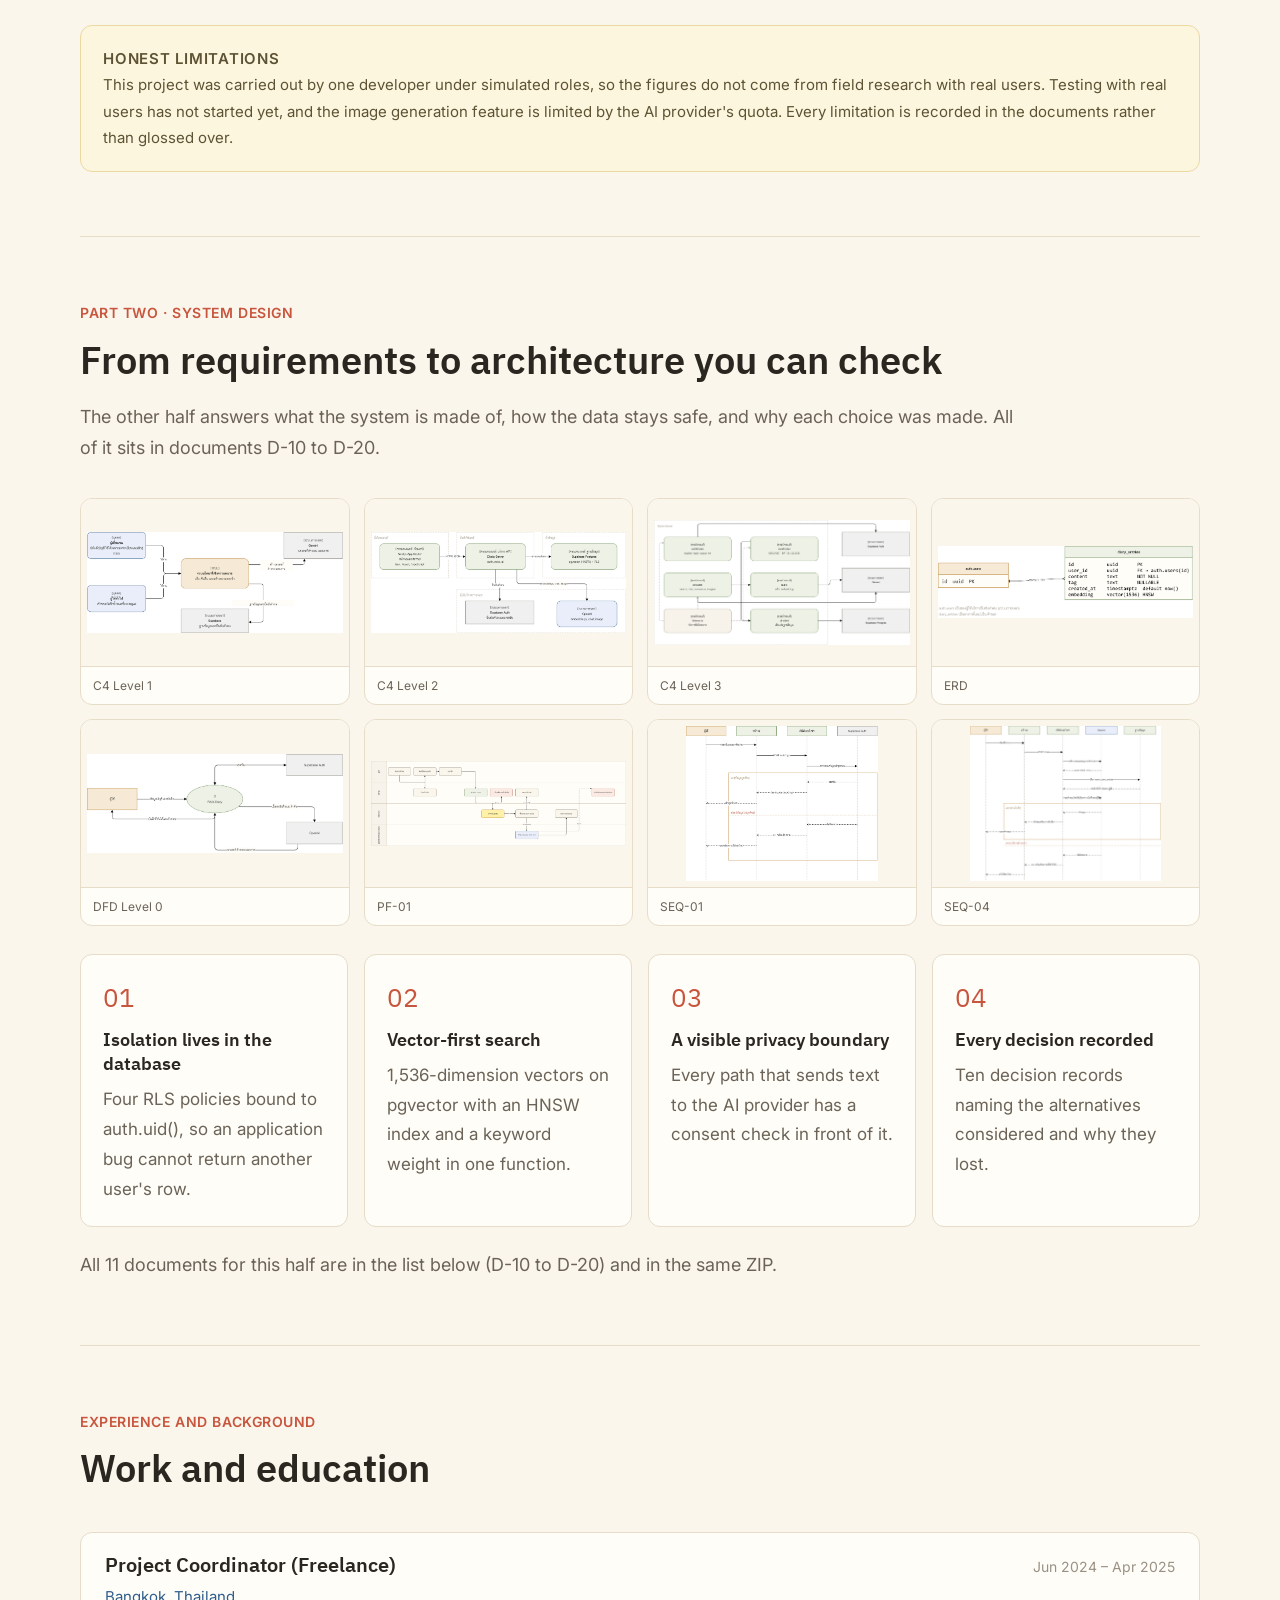
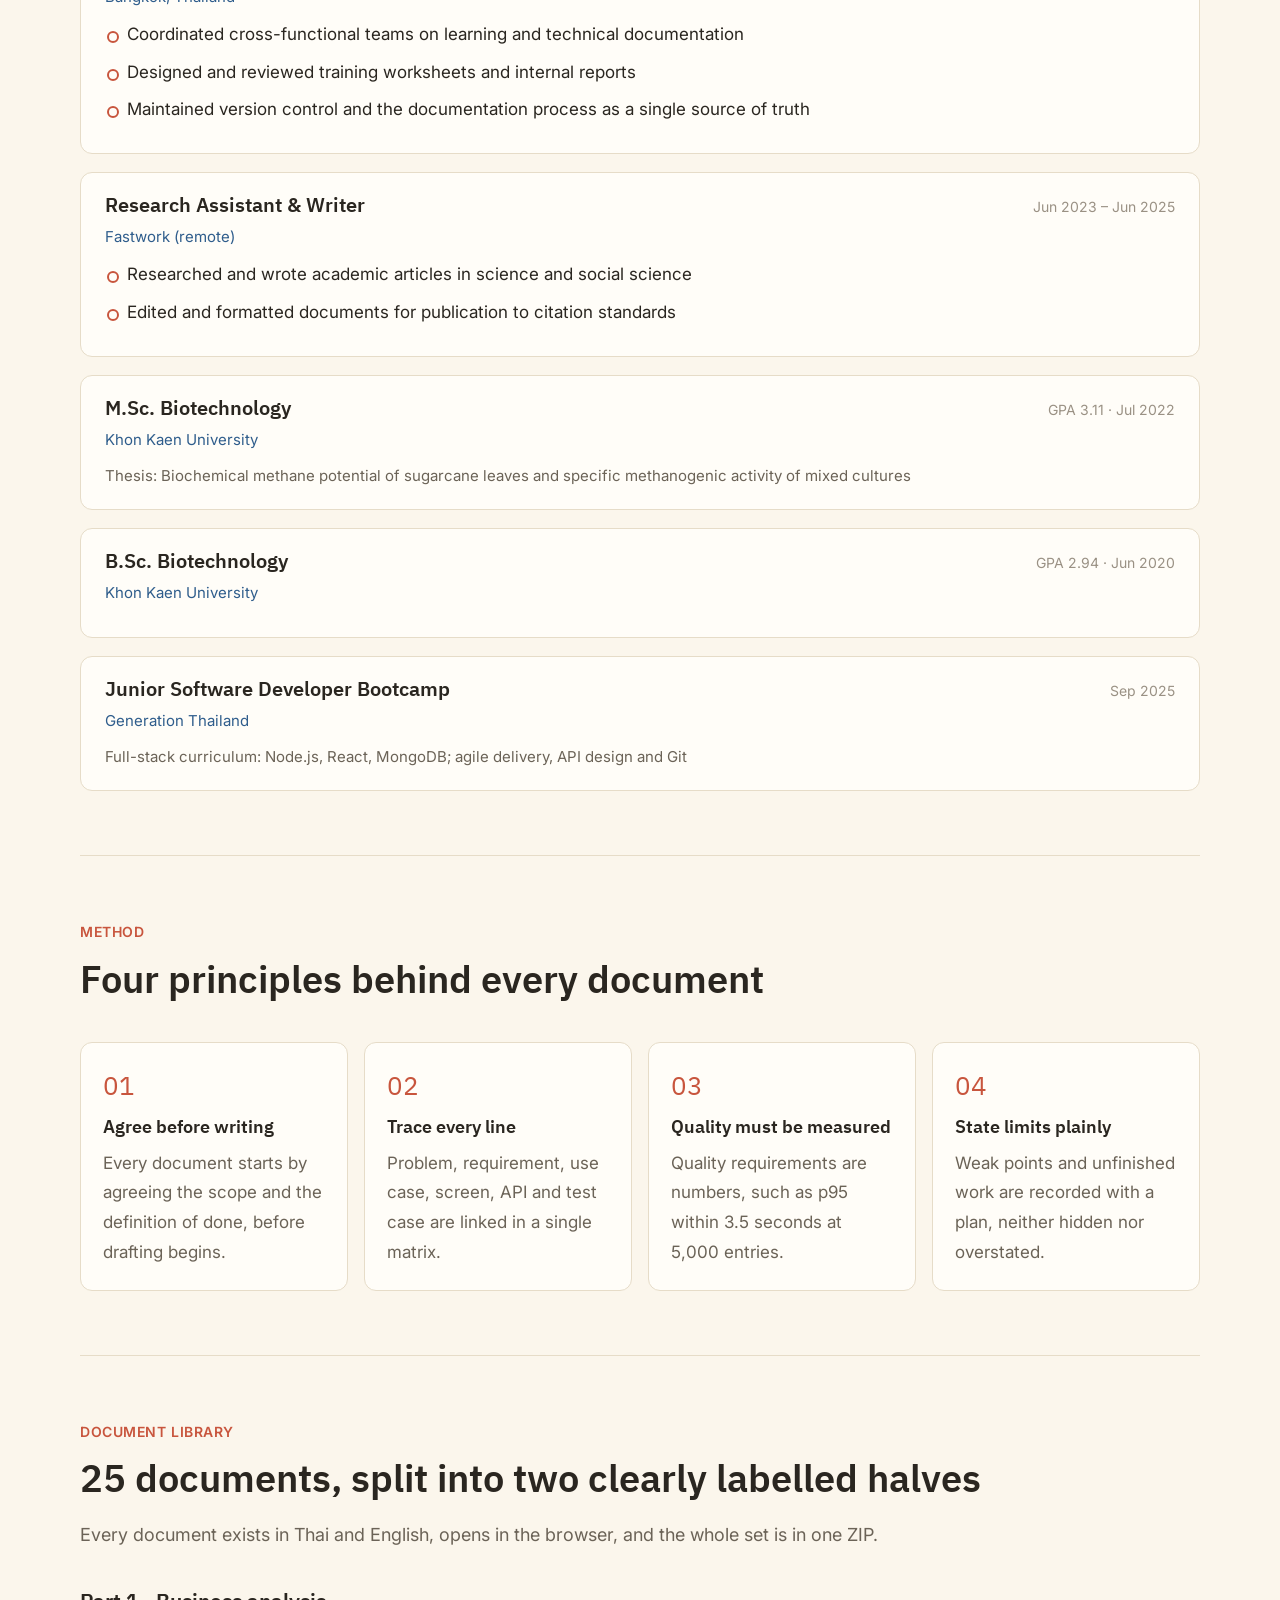
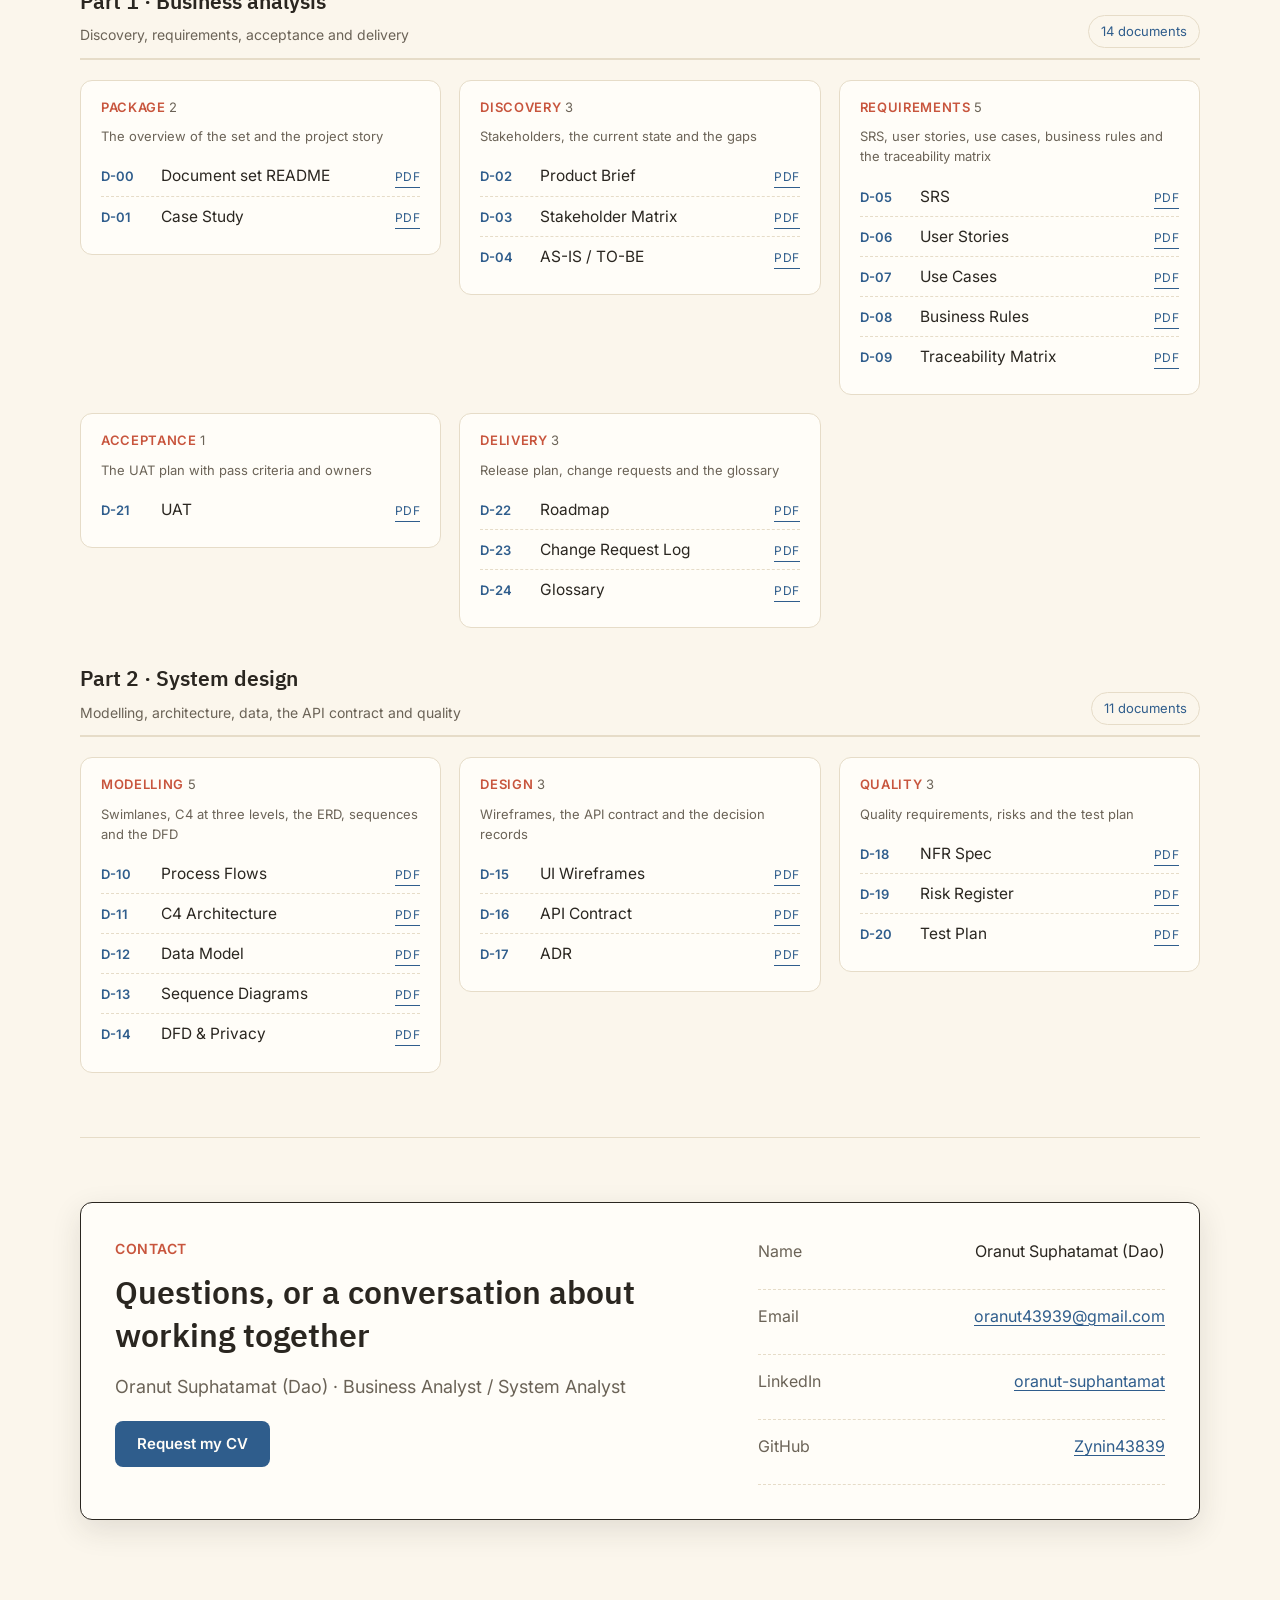
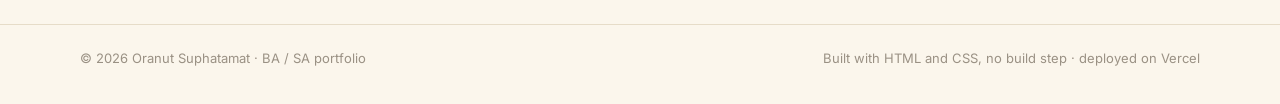
<file: en/index.html>
<!doctype html>
<html lang="en">
<head>
  <meta charset="utf-8" />
  <meta name="viewport" content="width=device-width, initial-scale=1" />
  <title>Oranut Suphatamat (Dao) | Business Analyst / System Analyst</title>
  <meta name="description" content="BA/SA portfolio with a 25-document analysis set and a working product." />
  <link rel="preconnect" href="https://fonts.googleapis.com" />
  <link rel="preconnect" href="https://fonts.gstatic.com" crossorigin />
  <link href="https://fonts.googleapis.com/css2?family=IBM+Plex+Sans+Thai:wght@400;500;600;700&family=Inter:wght@400;500;600&display=swap" rel="stylesheet" />
  <link rel="stylesheet" href="../styles.css" />
</head>
<body>
  <a class="skip-link" href="#main">Skip to main content</a>

  <header class="site-header">
    <div class="wrap header-inner">
      <a class="brand" href="#top">
        <span class="brand-mark">R</span>
        <span class="brand-text">Oranut Suphatamat</span>
      </a>
      <nav class="site-nav" id="site-nav" aria-label="Main menu">
        <a href="#about">About</a>
        <a href="#work">Work</a>
        <a href="#design">Design</a>
        <a href="#experience">Experience</a>
        <a href="#method">Method</a>
        <a href="#docs">Documents</a>
        <a href="#contact">Contact</a>
      </nav>
      <a class="btn btn-ghost nav-cta" href="../assets/media/RAG-Diary-Docs-EN.zip" download>Download documents</a>
      <a class="btn btn-ghost" href="../" hreflang="th" lang="th" aria-label="ฉบับภาษาไทย">ไทย</a>
      <button class="nav-toggle" type="button" aria-expanded="false" aria-controls="site-nav" aria-label="Open menu">
        <span></span><span></span><span></span>
      </button>
    </div>
  </header>

  <main id="main">
    <section class="hero wrap" id="top">
      <div class="hero-copy">
        <p class="kicker">Portfolio · Business Analyst / System Analyst</p>
        <h1>Oranut Suphatamat (Dao)</h1>
        <p class="hero-lead">
          A business analyst and system analyst who also builds the system: from eliciting
          requirements and defining acceptance criteria through to the architecture, the data model
          and the privacy boundary.
        </p>
        <div class="hero-actions">
          <a class="btn btn-primary" href="#work">See the RAG-Diary project</a>
          <a class="btn btn-ghost" href="../assets/media/RAG-Diary-Docs-EN.zip" download>Download the document set (ZIP)</a>
        </div>
      </div>

      <aside class="hero-card" aria-label="Verifiable highlights">
        <p class="card-label">Verifiable highlights</p>
        <ul class="check-list">
          <li>25 documents, D-00 to D-24, every requirement traced</li>
          <li>Requirements traced to test cases with 100% coverage</li>
          <li>Built on ISO/IEC/IEEE 29148 and ISO/IEC 25010</li>
          <li>A running system with Next.js, Elysia, Supabase and Google Gemini</li>
        </ul>
        <p class="card-note">Every claim links to a PDF you can open at the bottom of this page.</p>
      </aside>
    </section>

    <section class="metrics wrap" aria-label="Summary figures">
      <div class="metric"><span class="metric-num">25</span><span class="metric-label">analysis documents</span></div>
      <div class="metric"><span class="metric-num">15</span><span class="metric-label">functional requirements</span></div>
      <div class="metric"><span class="metric-num">8</span><span class="metric-label">quality requirements</span></div>
      <div class="metric"><span class="metric-num">24</span><span class="metric-label">test cases</span></div>
      <div class="metric"><span class="metric-num">7</span><span class="metric-label">use cases</span></div>
    </section>

    <section class="section wrap" id="about">
      <div class="section-head">
        <p class="kicker">About</p>
        <h2>An analyst who builds the system</h2>
      </div>
      <div class="about-grid">
        <div class="about-copy">
          <p>
            I hold a master's degree in biotechnology from Khon Kaen University and moved into software
            through the Junior Software Developer programme at Generation Thailand.
          </p>
          <p>
            I work as a business analyst and system analyst alongside development: eliciting
            requirements, modelling architecture and data, planning tests, and producing documentation
            where every requirement can be traced.
          </p>
          <p>
            My current interest is analysing and designing AI-enabled systems, with user privacy treated
            as a design precondition rather than an afterthought.
          </p>
        </div>
        <aside class="about-card">
          <p class="card-label">Core skills</p>
          <ul class="plain-list">
            <li>Requirements analysis, use cases, business rules</li>
            <li>C4, DFD, ERD, sequence diagrams</li>
            <li>Traceability matrix, measurable NFRs, risk register</li>
            <li>Next.js, Elysia, Supabase, Google Gemini</li>
          </ul>
        </aside>
      </div>
    </section>

    <section class="section wrap" id="work">
      <div class="section-head">
        <p class="kicker">Featured project</p>
        <h2>RAG-Diary: a private diary you can search and talk to with AI</h2>
        <p class="section-sub">
          A self-initiated project delivered end to end, covering the business analyst, system analyst and
          developer roles, to show that BA/SA thinking holds up on a system that actually runs.
        </p>
      </div>

      <div class="project-grid">
        <div class="project-media">
          <video class="clip" controls preload="metadata" poster="../assets/img/poster.png">
            <source src="../assets/media/clip.mp4" type="video/mp4" />
            Your browser does not support video.
          </video>
          <p class="media-caption">30-second project clip (with a quiet soundtrack)</p>
        </div>

        <div class="project-facts">
          <div class="fact">
            <p class="card-label">Problem</p>
            <ul class="plain-list">
              <li>Entries scattered across apps; exact-word search misses them</li>
              <li>No view of mood over time</li>
              <li>Personal data not controlled by its owner</li>
            </ul>
          </div>
          <div class="fact">
            <p class="card-label">What I did</p>
            <ul class="plain-list">
              <li>Elicited requirements and defined testable acceptance criteria</li>
              <li>Designed the architecture, the data model and the privacy paths</li>
              <li>Planned testing, acceptance and change control</li>
            </ul>
          </div>
          <div class="fact">
            <p class="card-label">Outcome</p>
            <ul class="plain-list">
              <li>A system covering all 15 functional requirements</li>
              <li>25 documents with 100% traceability</li>
              <li>AI consent that is live and can be withdrawn</li>
            </ul>
          </div>
        </div>
      </div>

      <div class="roles">
        <article class="role-card">
          <h3>Discovery</h3>
          <p>Simulated interviews with 9 stakeholder groups produced 6 pain points and 7 gaps, each linked to a requirement.</p>
          <p class="role-doc">D-02 · D-03 · D-04</p>
        </article>
        <article class="role-card">
          <h3>Requirements</h3>
          <p>15 requirements with Given/When/Then criteria, 10 user stories, 6 use cases and 10 business rules.</p>
          <p class="role-doc">D-05 · D-06 · D-07 · D-08</p>
        </article>
        <article class="role-card">
          <h3>Modelling</h3>
          <p>Swimlanes, C4 at three levels, an ERD with RLS, two DFD levels and 6 message sequences.</p>
          <p class="role-doc">D-10 · D-11 · D-12 · D-13 · D-14</p>
        </article>
        <article class="role-card">
          <h3>Design</h3>
          <p>An API contract with 15 endpoints, 7 screen wireframes and 11 architecture decision records.</p>
          <p class="role-doc">D-15 · D-16 · D-17</p>
        </article>
        <article class="role-card">
          <h3>Quality assurance</h3>
          <p>8 measurable quality requirements, a register of 11 risks and a test plan with 24 cases.</p>
          <p class="role-doc">D-18 · D-19 · D-20 · D-21</p>
        </article>
        <article class="role-card">
          <h3>Delivery</h3>
          <p>A three-release plan, 10 change requests and a central glossary.</p>
          <p class="role-doc">D-22 · D-23 · D-24</p>
        </article>
      </div>

      <div class="evidence-grid">
        <figure class="shot-card">
          <img src="../assets/img/app-home.png" alt="RAG-Diary home screen" loading="lazy" />
          <figcaption>The real interface, in Thai and English</figcaption>
        </figure>
        <figure class="shot-card">
          <img src="../assets/img/app-search.png" alt="Semantic search and chat screen" loading="lazy" />
          <figcaption>Search by meaning and talk to the entries</figcaption>
        </figure>
      </div>


      <div class="project-actions">
        <a class="btn btn-primary" href="../assets/media/deck-en.html" target="_blank" rel="noopener">Open the 22-slide deck</a>
        <a class="btn btn-ghost" href="../assets/media/RAG-Diary-Docs-EN.zip" download>Download all 25 documents</a>
        <a class="btn btn-ghost" href="https://rag-diary-app.vercel.app" target="_blank" rel="noopener">Open the live app (demo)</a>
      </div>

      <aside class="honest-note">
        <p class="card-label">Honest limitations</p>
        <p>
          This project was carried out by one developer under simulated roles, so the figures do not come
          from field research with real users. Testing with real users has not started yet, and the image
          generation feature is limited by the AI provider's quota. Every limitation is recorded in the
          documents rather than glossed over.
        </p>
      </aside>
    </section>

    <section class="section wrap" id="design">
      <div class="section-head">
        <p class="kicker">Part two · System design</p>
        <h2>From requirements to architecture you can check</h2>
        <p class="section-sub">The other half answers what the system is made of, how the data stays safe, and why each choice was made. All of it sits in documents D-10 to D-20.</p>
      </div>

      <div class="diagram-grid" aria-label="System design diagrams">
        <button class="diagram" type="button" data-full="../assets/img/c4-l1.png">
          <img src="../assets/img/c4-l1.png" alt="C4 system context" loading="lazy" />
          <span>C4 Level 1</span>
        </button>
        <button class="diagram" type="button" data-full="../assets/img/c4-l2.png">
          <img src="../assets/img/c4-l2.png" alt="C4 containers" loading="lazy" />
          <span>C4 Level 2</span>
        </button>
        <button class="diagram" type="button" data-full="../assets/img/c4-l3.png">
          <img src="../assets/img/c4-l3.png" alt="C4 components" loading="lazy" />
          <span>C4 Level 3</span>
        </button>
        <button class="diagram" type="button" data-full="../assets/img/erd.png">
          <img src="../assets/img/erd.png" alt="Entity relationship model" loading="lazy" />
          <span>ERD</span>
        </button>
        <button class="diagram" type="button" data-full="../assets/img/dfd-l0.png">
          <img src="../assets/img/dfd-l0.png" alt="Context level data flow" loading="lazy" />
          <span>DFD Level 0</span>
        </button>
        <button class="diagram" type="button" data-full="../assets/img/pf01.png">
          <img src="../assets/img/pf01.png" alt="Write and index an entry" loading="lazy" />
          <span>PF-01</span>
        </button>
        <button class="diagram" type="button" data-full="../assets/img/seq01.png">
          <img src="../assets/img/seq01.png" alt="Registration and session" loading="lazy" />
          <span>SEQ-01</span>
        </button>
        <button class="diagram" type="button" data-full="../assets/img/seq04.png">
          <img src="../assets/img/seq04.png" alt="Retrieve, then answer" loading="lazy" />
          <span>SEQ-04</span>
        </button>
      </div>

      <div class="method-grid" style="margin-top: 28px;">
        <article class="method-card">
          <span class="method-num">01</span>
          <h3>Isolation lives in the database</h3>
          <p>Four RLS policies bound to auth.uid(), so an application bug cannot return another user's row.</p>
        </article>
        <article class="method-card">
          <span class="method-num">02</span>
          <h3>Vector-first search</h3>
          <p>1,536-dimension vectors on pgvector with an HNSW index and a keyword weight in one function.</p>
        </article>
        <article class="method-card">
          <span class="method-num">03</span>
          <h3>A visible privacy boundary</h3>
          <p>Every path that sends text to the AI provider has a consent check in front of it.</p>
        </article>
        <article class="method-card">
          <span class="method-num">04</span>
          <h3>Every decision recorded</h3>
          <p>Ten decision records naming the alternatives considered and why they lost.</p>
        </article>
      </div>

      <p class="section-sub" style="margin-top: 22px;">All 11 documents for this half are in the list below (D-10 to D-20) and in the same ZIP.</p>
    </section>

    <section class="section wrap" id="experience">
      <div class="section-head">
        <p class="kicker">Experience and background</p>
        <h2>Work and education</h2>
      </div>
      <div class="timeline">
        <article class="timeline-item">
          <div class="timeline-head">
            <h3>Project Coordinator (Freelance)</h3>
            <span>Jun 2024 – Apr 2025</span>
          </div>
          <p class="timeline-org">Bangkok, Thailand</p>
          <ul class="plain-list">
            <li>Coordinated cross-functional teams on learning and technical documentation</li>
            <li>Designed and reviewed training worksheets and internal reports</li>
            <li>Maintained version control and the documentation process as a single source of truth</li>
          </ul>
        </article>
        <article class="timeline-item">
          <div class="timeline-head">
            <h3>Research Assistant &amp; Writer</h3>
            <span>Jun 2023 – Jun 2025</span>
          </div>
          <p class="timeline-org">Fastwork (remote)</p>
          <ul class="plain-list">
            <li>Researched and wrote academic articles in science and social science</li>
            <li>Edited and formatted documents for publication to citation standards</li>
          </ul>
        </article>
        <article class="timeline-item">
          <div class="timeline-head">
            <h3>M.Sc. Biotechnology</h3>
            <span>GPA 3.11 · Jul 2022</span>
          </div>
          <p class="timeline-org">Khon Kaen University</p>
          <p class="timeline-note">
            Thesis: Biochemical methane potential of sugarcane leaves and specific methanogenic
            activity of mixed cultures
          </p>
        </article>
        <article class="timeline-item">
          <div class="timeline-head">
            <h3>B.Sc. Biotechnology</h3>
            <span>GPA 2.94 · Jun 2020</span>
          </div>
          <p class="timeline-org">Khon Kaen University</p>
        </article>
        <article class="timeline-item">
          <div class="timeline-head">
            <h3>Junior Software Developer Bootcamp</h3>
            <span>Sep 2025</span>
          </div>
          <p class="timeline-org">Generation Thailand</p>
          <p class="timeline-note">
            Full-stack curriculum: Node.js, React, MongoDB; agile delivery, API design and Git
          </p>
        </article>
      </div>
    </section>

    <section class="section wrap" id="method">
      <div class="section-head">
        <p class="kicker">Method</p>
        <h2>Four principles behind every document</h2>
      </div>
      <div class="method-grid">
        <article class="method-card">
          <span class="method-num">01</span>
          <h3>Agree before writing</h3>
          <p>Every document starts by agreeing the scope and the definition of done, before drafting begins.</p>
        </article>
        <article class="method-card">
          <span class="method-num">02</span>
          <h3>Trace every line</h3>
          <p>Problem, requirement, use case, screen, API and test case are linked in a single matrix.</p>
        </article>
        <article class="method-card">
          <span class="method-num">03</span>
          <h3>Quality must be measured</h3>
          <p>Quality requirements are numbers, such as p95 within 3.5 seconds at 5,000 entries.</p>
        </article>
        <article class="method-card">
          <span class="method-num">04</span>
          <h3>State limits plainly</h3>
          <p>Weak points and unfinished work are recorded with a plan, neither hidden nor overstated.</p>
        </article>
      </div>
    </section>

    <section class="section wrap" id="docs">
      <div class="section-head">
        <p class="kicker">Document library</p>
        <h2>25 documents, split into two clearly labelled halves</h2>
        <p class="section-sub">Every document exists in Thai and English, opens in the browser, and the whole set is in one ZIP.</p>
      </div>
      <div class="doc-half">
        <div class="doc-half-head">
          <div>
            <h3>Part 1 · Business analysis</h3>
            <p>Discovery, requirements, acceptance and delivery</p>
          </div>
          <span class="doc-count">14 documents</span>
        </div>
        <div class="doc-groups">
          <div class="doc-group">
            <h3 class="doc-group-title">Package <span>2</span></h3>
            <p class="doc-group-desc">The overview of the set and the project story</p>
            <ul class="doc-list">
            <li class="doc-row"><span class="doc-code">D-00</span><span class="doc-name">Document set README</span><a class="doc-link" href="../assets/docs/en/D-00-README.pdf" target="_blank" rel="noopener">PDF</a></li>
            <li class="doc-row"><span class="doc-code">D-01</span><span class="doc-name">Case Study</span><a class="doc-link" href="../assets/docs/en/D-01-CASE-STUDY.pdf" target="_blank" rel="noopener">PDF</a></li>
            </ul>
          </div>
          <div class="doc-group">
            <h3 class="doc-group-title">Discovery <span>3</span></h3>
            <p class="doc-group-desc">Stakeholders, the current state and the gaps</p>
            <ul class="doc-list">
            <li class="doc-row"><span class="doc-code">D-02</span><span class="doc-name">Product Brief</span><a class="doc-link" href="../assets/docs/en/D-02-PRODUCT-BRIEF.pdf" target="_blank" rel="noopener">PDF</a></li>
            <li class="doc-row"><span class="doc-code">D-03</span><span class="doc-name">Stakeholder Matrix</span><a class="doc-link" href="../assets/docs/en/D-03-STAKEHOLDER-MATRIX.pdf" target="_blank" rel="noopener">PDF</a></li>
            <li class="doc-row"><span class="doc-code">D-04</span><span class="doc-name">AS-IS / TO-BE</span><a class="doc-link" href="../assets/docs/en/D-04-AS-IS-TO-BE.pdf" target="_blank" rel="noopener">PDF</a></li>
            </ul>
          </div>
          <div class="doc-group">
            <h3 class="doc-group-title">Requirements <span>5</span></h3>
            <p class="doc-group-desc">SRS, user stories, use cases, business rules and the traceability matrix</p>
            <ul class="doc-list">
            <li class="doc-row"><span class="doc-code">D-05</span><span class="doc-name">SRS</span><a class="doc-link" href="../assets/docs/en/D-05-SRS.pdf" target="_blank" rel="noopener">PDF</a></li>
            <li class="doc-row"><span class="doc-code">D-06</span><span class="doc-name">User Stories</span><a class="doc-link" href="../assets/docs/en/D-06-USER-STORIES.pdf" target="_blank" rel="noopener">PDF</a></li>
            <li class="doc-row"><span class="doc-code">D-07</span><span class="doc-name">Use Cases</span><a class="doc-link" href="../assets/docs/en/D-07-USE-CASES.pdf" target="_blank" rel="noopener">PDF</a></li>
            <li class="doc-row"><span class="doc-code">D-08</span><span class="doc-name">Business Rules</span><a class="doc-link" href="../assets/docs/en/D-08-BUSINESS-RULES.pdf" target="_blank" rel="noopener">PDF</a></li>
            <li class="doc-row"><span class="doc-code">D-09</span><span class="doc-name">Traceability Matrix</span><a class="doc-link" href="../assets/docs/en/D-09-TRACEABILITY-MATRIX.pdf" target="_blank" rel="noopener">PDF</a></li>
            </ul>
          </div>
          <div class="doc-group">
            <h3 class="doc-group-title">Acceptance <span>1</span></h3>
            <p class="doc-group-desc">The UAT plan with pass criteria and owners</p>
            <ul class="doc-list">
            <li class="doc-row"><span class="doc-code">D-21</span><span class="doc-name">UAT</span><a class="doc-link" href="../assets/docs/en/D-21-UAT.pdf" target="_blank" rel="noopener">PDF</a></li>
            </ul>
          </div>
          <div class="doc-group">
            <h3 class="doc-group-title">Delivery <span>3</span></h3>
            <p class="doc-group-desc">Release plan, change requests and the glossary</p>
            <ul class="doc-list">
            <li class="doc-row"><span class="doc-code">D-22</span><span class="doc-name">Roadmap</span><a class="doc-link" href="../assets/docs/en/D-22-ROADMAP.pdf" target="_blank" rel="noopener">PDF</a></li>
            <li class="doc-row"><span class="doc-code">D-23</span><span class="doc-name">Change Request Log</span><a class="doc-link" href="../assets/docs/en/D-23-CHANGE-REQUEST-LOG.pdf" target="_blank" rel="noopener">PDF</a></li>
            <li class="doc-row"><span class="doc-code">D-24</span><span class="doc-name">Glossary</span><a class="doc-link" href="../assets/docs/en/D-24-GLOSSARY.pdf" target="_blank" rel="noopener">PDF</a></li>
            </ul>
          </div>
        </div>
      </div>

      <div class="doc-half">
        <div class="doc-half-head">
          <div>
            <h3>Part 2 · System design</h3>
            <p>Modelling, architecture, data, the API contract and quality</p>
          </div>
          <span class="doc-count">11 documents</span>
        </div>
        <div class="doc-groups">
          <div class="doc-group">
            <h3 class="doc-group-title">Modelling <span>5</span></h3>
            <p class="doc-group-desc">Swimlanes, C4 at three levels, the ERD, sequences and the DFD</p>
            <ul class="doc-list">
            <li class="doc-row"><span class="doc-code">D-10</span><span class="doc-name">Process Flows</span><a class="doc-link" href="../assets/docs/en/D-10-PROCESS-FLOWS.pdf" target="_blank" rel="noopener">PDF</a></li>
            <li class="doc-row"><span class="doc-code">D-11</span><span class="doc-name">C4 Architecture</span><a class="doc-link" href="../assets/docs/en/D-11-C4-ARCHITECTURE.pdf" target="_blank" rel="noopener">PDF</a></li>
            <li class="doc-row"><span class="doc-code">D-12</span><span class="doc-name">Data Model</span><a class="doc-link" href="../assets/docs/en/D-12-DATA-MODEL.pdf" target="_blank" rel="noopener">PDF</a></li>
            <li class="doc-row"><span class="doc-code">D-13</span><span class="doc-name">Sequence Diagrams</span><a class="doc-link" href="../assets/docs/en/D-13-SEQUENCE-DIAGRAMS.pdf" target="_blank" rel="noopener">PDF</a></li>
            <li class="doc-row"><span class="doc-code">D-14</span><span class="doc-name">DFD &amp; Privacy</span><a class="doc-link" href="../assets/docs/en/D-14-DFD-PRIVACY.pdf" target="_blank" rel="noopener">PDF</a></li>
            </ul>
          </div>
          <div class="doc-group">
            <h3 class="doc-group-title">Design <span>3</span></h3>
            <p class="doc-group-desc">Wireframes, the API contract and the decision records</p>
            <ul class="doc-list">
            <li class="doc-row"><span class="doc-code">D-15</span><span class="doc-name">UI Wireframes</span><a class="doc-link" href="../assets/docs/en/D-15-UI-WIREFRAMES.pdf" target="_blank" rel="noopener">PDF</a></li>
            <li class="doc-row"><span class="doc-code">D-16</span><span class="doc-name">API Contract</span><a class="doc-link" href="../assets/docs/en/D-16-API-CONTRACT.pdf" target="_blank" rel="noopener">PDF</a></li>
            <li class="doc-row"><span class="doc-code">D-17</span><span class="doc-name">ADR</span><a class="doc-link" href="../assets/docs/en/D-17-ADR.pdf" target="_blank" rel="noopener">PDF</a></li>
            </ul>
          </div>
          <div class="doc-group">
            <h3 class="doc-group-title">Quality <span>3</span></h3>
            <p class="doc-group-desc">Quality requirements, risks and the test plan</p>
            <ul class="doc-list">
            <li class="doc-row"><span class="doc-code">D-18</span><span class="doc-name">NFR Spec</span><a class="doc-link" href="../assets/docs/en/D-18-NFR-SPEC.pdf" target="_blank" rel="noopener">PDF</a></li>
            <li class="doc-row"><span class="doc-code">D-19</span><span class="doc-name">Risk Register</span><a class="doc-link" href="../assets/docs/en/D-19-RISK-REGISTER.pdf" target="_blank" rel="noopener">PDF</a></li>
            <li class="doc-row"><span class="doc-code">D-20</span><span class="doc-name">Test Plan</span><a class="doc-link" href="../assets/docs/en/D-20-TEST-PLAN.pdf" target="_blank" rel="noopener">PDF</a></li>
            </ul>
          </div>
        </div>
      </div>
    </section>

    <section class="section wrap" id="contact">
      <div class="contact-card">
        <div>
          <p class="kicker">Contact</p>
          <h2>Questions, or a conversation about working together</h2>
          <p class="section-sub">Oranut Suphatamat (Dao) · Business Analyst / System Analyst</p>
          <p style="margin-top: 18px;"><a class="btn btn-primary" href="mailto:oranut43939@gmail.com?subject=Request%20for%20CV">Request my CV</a></p>
        </div>
        <ul class="contact-list">
          <li><span>Name</span>Oranut Suphatamat (Dao)</li>
          <li><span>Email</span><a href="mailto:oranut43939@gmail.com">oranut43939@gmail.com</a></li>
          <li><span>LinkedIn</span><a href="https://www.linkedin.com/in/oranut-suphantamat-02225635b/" target="_blank" rel="noopener">oranut-suphantamat</a></li>
          <li><span>GitHub</span><a href="https://github.com/Zynin43839" target="_blank" rel="noopener">Zynin43839</a></li>
        </ul>
      </div>
    </section>
  </main>

  <footer class="site-footer">
    <div class="wrap footer-inner">
      <p>© <span id="year"></span> Oranut Suphatamat · BA / SA portfolio</p>
      <p>Built with HTML and CSS, no build step · deployed on Vercel</p>
      
    </div>
  </footer>

  <dialog class="lightbox" id="lightbox" aria-label="Enlarged image">
    <button class="lightbox-close" type="button" aria-label="Close">Close</button>
    <img id="lightbox-img" alt="" />
  </dialog>

  <script src="../script.js"></script>
</body>
</html>
</file>
<file: styles.css>
/* ---------------------------------------------------------------
   RAG-Diary portfolio - Marginalia theme
   Paper #fbf6ec, ink #2a2620, blue #2f5d8c, clay #c8553d
----------------------------------------------------------------*/
:root {
  --paper: #fbf6ec;
  --page: #fffdf8;
  --ink: #2a2620;
  --pencil: #6b6357;
  --faint: #9a9184;
  --rule: #e6dcc8;
  --kraft: #e7dcc6;
  --inkblue: #2f5d8c;
  --inkblue-dark: #24486c;
  --clay: #c8553d;
  --sticky: #fbefa5;

  --serif: "IBM Plex Sans Thai", "Inter", system-ui, sans-serif;
  --sans: "Inter", "IBM Plex Sans Thai", system-ui, sans-serif;

  --wrap: 1120px;
  --radius: 12px;
  --shadow-paper: 0 1px 2px rgba(42, 38, 32, 0.08);
  --shadow-lift: 0 10px 30px rgba(42, 38, 32, 0.12);
}

* { box-sizing: border-box; }

html { scroll-behavior: smooth; }

body {
  margin: 0;
  background: var(--paper);
  color: var(--ink);
  font-family: var(--sans);
  font-size: 18px;
  line-height: 1.75;
  -webkit-font-smoothing: antialiased;
}

img { max-width: 100%; display: block; }

a { color: var(--inkblue); text-decoration-thickness: 1px; text-underline-offset: 3px; }
a:hover { color: var(--inkblue-dark); }

h1, h2, h3 { font-family: var(--serif); font-weight: 600; line-height: 1.35; margin: 0; }

code {
  font-family: ui-monospace, Consolas, monospace;
  font-size: 0.9em;
  background: #f1e9da;
  padding: 1px 5px;
  border-radius: 4px;
}

:focus-visible {
  outline: 3px solid var(--inkblue);
  outline-offset: 3px;
  border-radius: 4px;
}

.skip-link {
  position: absolute;
  left: -9999px;
  top: 0;
  background: var(--ink);
  color: var(--page);
  padding: 10px 16px;
  z-index: 100;
}
.skip-link:focus { left: 12px; top: 12px; }

.wrap {
  width: min(var(--wrap), calc(100% - 40px));
  margin-inline: auto;
}

/* header ------------------------------------------------------- */
.site-header {
  position: sticky;
  top: 0;
  z-index: 40;
  background: rgba(251, 246, 236, 0.92);
  backdrop-filter: blur(8px);
  border-bottom: 1px solid var(--rule);
}

.header-inner {
  display: flex;
  align-items: center;
  gap: 18px;
  min-height: 68px;
}

.brand {
  display: inline-flex;
  align-items: center;
  gap: 10px;
  color: var(--ink);
  text-decoration: none;
  font-weight: 600;
}

.brand-mark {
  width: 36px;
  height: 36px;
  display: grid;
  place-items: center;
  border: 2px solid var(--ink);
  border-radius: 8px;
  background: var(--page);
  font-family: var(--serif);
  font-size: 20px;
}

.brand-text { font-family: var(--serif); font-size: 18px; }

.site-nav {
  display: flex;
  gap: 22px;
  margin-left: auto;
  font-size: 15px;
}

.site-nav a {
  color: var(--pencil);
  text-decoration: none;
  font-weight: 500;
  padding: 6px 2px;
  border-bottom: 2px solid transparent;
}
.site-nav a:hover { color: var(--ink); border-bottom-color: var(--rule); }

.nav-cta { font-size: 14px; }

.nav-toggle {
  display: none;
  margin-left: auto;
  width: 44px;
  height: 44px;
  border: 1px solid var(--rule);
  border-radius: 8px;
  background: var(--page);
  padding: 10px;
  flex-direction: column;
  justify-content: space-between;
}
.nav-toggle span { display: block; height: 2px; background: var(--ink); }

/* buttons ------------------------------------------------------ */
.btn {
  display: inline-flex;
  align-items: center;
  justify-content: center;
  gap: 8px;
  min-height: 46px;
  padding: 0 20px;
  border-radius: 8px;
  font-weight: 600;
  font-size: 15px;
  text-decoration: none;
  border: 2px solid transparent;
  transition: background-color 0.15s, color 0.15s, border-color 0.15s;
}

.btn-primary {
  background: var(--inkblue);
  color: var(--page);
}
.btn-primary:hover { background: var(--inkblue-dark); color: var(--page); }

.btn-ghost {
  border-color: var(--ink);
  color: var(--ink);
  background: transparent;
}
.btn-ghost:hover { background: var(--sticky); color: var(--ink); }

/* hero --------------------------------------------------------- */
.hero {
  display: grid;
  grid-template-columns: minmax(0, 1.35fr) minmax(0, 0.9fr);
  gap: 48px;
  align-items: start;
  padding: 72px 0 40px;
}

.kicker {
  margin: 0 0 12px;
  font-size: 14px;
  font-weight: 600;
  letter-spacing: 0.04em;
  text-transform: uppercase;
  color: var(--clay);
}

.hero h1 {
  font-size: clamp(42px, 5vw, 66px);
  letter-spacing: -0.01em;
}

.hero-lead {
  margin: 18px 0 26px;
  font-size: clamp(19px, 1.7vw, 21px);
  color: var(--pencil);
  max-width: 40em;
}

.hero-actions { display: flex; flex-wrap: wrap; gap: 12px; }

.hero-card {
  background: var(--page);
  border: 1px solid var(--rule);
  border-radius: var(--radius);
  padding: 26px;
  box-shadow: var(--shadow-paper);
}

.card-label {
  margin: 0 0 10px;
  font-size: 13px;
  font-weight: 600;
  letter-spacing: 0.05em;
  text-transform: uppercase;
  color: var(--clay);
}

.check-list, .plain-list { margin: 0; padding: 0; list-style: none; }
.check-list li, .plain-list li {
  position: relative;
  padding-left: 22px;
  margin-bottom: 8px;
  font-size: 15px;
}
.check-list li::before {
  content: "";
  position: absolute;
  left: 0;
  top: 10px;
  width: 9px;
  height: 9px;
  border-radius: 50%;
  background: var(--inkblue);
}
.plain-list li::before {
  content: "";
  position: absolute;
  left: 2px;
  top: 11px;
  width: 8px;
  height: 8px;
  border: 2px solid var(--clay);
  border-radius: 50%;
}

.card-note {
  margin: 14px 0 0;
  font-size: 13px;
  color: var(--faint);
}

/* metrics ------------------------------------------------------ */
.metrics {
  display: grid;
  grid-template-columns: repeat(5, minmax(0, 1fr));
  gap: 14px;
  margin: 16px auto 8px;
}

.metric {
  background: var(--page);
  border: 1px solid var(--rule);
  border-radius: var(--radius);
  padding: 18px 16px 16px;
  display: flex;
  flex-direction: column;
}

.metric-num {
  font-family: var(--serif);
  font-size: 38px;
  line-height: 1.1;
  color: var(--inkblue);
}

.metric-label {
  font-size: 13px;
  color: var(--pencil);
  margin-top: 4px;
}

/* sections ----------------------------------------------------- */
.section { padding: 64px 0; border-top: 1px solid var(--rule); }

.section-head { max-width: 52em; margin-bottom: 34px; }
.section-head h2 { font-size: clamp(28px, 3.2vw, 38px); }
.section-sub { margin: 12px 0 0; color: var(--pencil); }

/* project ------------------------------------------------------ */
.project-grid {
  display: grid;
  grid-template-columns: minmax(0, 1.2fr) minmax(0, 1fr);
  gap: 32px;
  align-items: start;
}

.clip {
  width: 100%;
  border-radius: var(--radius);
  border: 1px solid var(--ink);
  background: #000;
  box-shadow: var(--shadow-lift);
}

.media-caption { margin: 10px 0 0; font-size: 13px; color: var(--faint); }

.project-facts { display: grid; gap: 18px; }

.fact {
  background: var(--page);
  border-left: 4px solid var(--clay);
  border-radius: 0 var(--radius) var(--radius) 0;
  padding: 16px 18px;
  box-shadow: var(--shadow-paper);
}

.roles {
  display: grid;
  grid-template-columns: repeat(3, minmax(0, 1fr));
  gap: 16px;
  margin-top: 36px;
}

.role-card {
  background: var(--page);
  border: 1px solid var(--rule);
  border-radius: var(--radius);
  padding: 20px;
}
.role-card h3 { font-size: 18px; margin-bottom: 8px; }
.role-card p { margin: 0; font-size: 15px; color: var(--pencil); }
.role-doc {
  margin-top: 10px !important;
  font-size: 12px !important;
  letter-spacing: 0.04em;
  color: var(--faint) !important;
}

.evidence-grid {
  display: grid;
  grid-template-columns: repeat(2, minmax(0, 1fr));
  gap: 18px;
  margin-top: 36px;
}

.shot-card {
  margin: 0;
  background: var(--page);
  border: 1px solid var(--rule);
  border-radius: var(--radius);
  overflow: hidden;
  box-shadow: var(--shadow-paper);
}
.shot-card img { border-bottom: 1px solid var(--rule); }
.shot-card figcaption {
  padding: 10px 14px;
  font-size: 13px;
  color: var(--pencil);
}

.diagram-grid {
  display: grid;
  grid-template-columns: repeat(4, minmax(0, 1fr));
  gap: 14px;
  margin-top: 18px;
}

.diagram {
  padding: 0;
  border: 1px solid var(--rule);
  border-radius: var(--radius);
  background: var(--page);
  overflow: hidden;
  cursor: zoom-in;
  text-align: left;
  font: inherit;
  color: var(--pencil);
}
.diagram img {
  aspect-ratio: 16 / 10;
  object-fit: contain;
  background: var(--paper);
  padding: 6px;
}
.diagram span {
  display: block;
  padding: 8px 12px;
  font-size: 12px;
  border-top: 1px solid var(--rule);
}

.project-actions {
  display: flex;
  flex-wrap: wrap;
  gap: 12px;
  margin-top: 30px;
}

.honest-note {
  margin-top: 30px;
  background: #fdf6df;
  border: 1px solid #ecd9a0;
  border-radius: var(--radius);
  padding: 20px 22px;
}
.honest-note p { margin: 0; color: #5d5334; font-size: 15px; }

/* method ------------------------------------------------------- */
.method-grid {
  display: grid;
  grid-template-columns: repeat(4, minmax(0, 1fr));
  gap: 16px;
}

.method-card {
  background: var(--page);
  border: 1px solid var(--rule);
  border-radius: var(--radius);
  padding: 22px;
}
.method-num {
  font-family: var(--serif);
  font-size: 26px;
  color: var(--clay);
}
.method-card h3 { font-size: 18px; margin: 6px 0 8px; }
.method-card p { margin: 0; font-size: 15px; color: var(--pencil); }

/* documents ---------------------------------------------------- */
.doc-groups {
  display: grid;
  grid-template-columns: repeat(3, minmax(0, 1fr));
  gap: 18px;
  align-items: start;
}

.doc-group {
  background: var(--page);
  border: 1px solid var(--rule);
  border-radius: var(--radius);
  padding: 18px 20px;
}

.doc-group-title {
  font-family: var(--sans);
  font-size: 13px;
  font-weight: 600;
  letter-spacing: 0.05em;
  text-transform: uppercase;
  color: var(--clay);
  margin-bottom: 10px;
}

.doc-list { list-style: none; margin: 0; padding: 0; }

.doc-row {
  display: grid;
  grid-template-columns: 52px 1fr auto;
  gap: 8px;
  align-items: baseline;
  padding: 6px 0;
  border-top: 1px dashed var(--rule);
  font-size: 14px;
}
.doc-row:first-child { border-top: 0; }

.doc-code { font-weight: 600; color: var(--inkblue); font-size: 13px; }
.doc-name { color: var(--ink); }
.doc-link {
  font-size: 12px;
  letter-spacing: 0.04em;
  text-decoration: none;
  border-bottom: 1px solid currentColor;
}

/* contact ------------------------------------------------------ */
.contact-card {
  display: grid;
  grid-template-columns: minmax(0, 1.2fr) minmax(0, 0.8fr);
  gap: 32px;
  background: var(--page);
  border: 1px solid var(--ink);
  border-radius: var(--radius);
  padding: 34px;
  box-shadow: var(--shadow-lift);
}
.contact-card h2 { font-size: clamp(24px, 2.6vw, 32px); }

.contact-list { list-style: none; margin: 0; padding: 0; display: grid; gap: 12px; }
.contact-list li {
  display: flex;
  justify-content: space-between;
  gap: 12px;
  border-bottom: 1px dashed var(--rule);
  padding-bottom: 10px;
  font-size: 15px;
}
.contact-list span { color: var(--pencil); }

/* footer ------------------------------------------------------- */
.site-footer {
  border-top: 1px solid var(--rule);
  margin-top: 40px;
  padding: 22px 0 34px;
  font-size: 13px;
  color: var(--faint);
}
.footer-inner {
  display: flex;
  justify-content: space-between;
  gap: 14px;
  flex-wrap: wrap;
}
.site-footer p { margin: 0; }

/* lightbox ----------------------------------------------------- */
.lightbox {
  border: 0;
  padding: 0;
  background: transparent;
  max-width: min(1100px, 94vw);
}
.lightbox::backdrop { background: rgba(42, 38, 32, 0.82); }
.lightbox img {
  width: 100%;
  border-radius: 10px;
  background: var(--paper);
}
.lightbox-close {
  position: absolute;
  top: -44px;
  right: 0;
  background: var(--page);
  color: var(--ink);
  border: 1px solid var(--ink);
  border-radius: 8px;
  min-height: 36px;
  padding: 0 14px;
  font: inherit;
  font-size: 14px;
  cursor: pointer;
}

/* reveal ------------------------------------------------------- */
.reveal { opacity: 0; transform: translateY(14px); transition: opacity 0.5s ease, transform 0.5s ease; }
.reveal.is-visible { opacity: 1; transform: none; }

/* responsive --------------------------------------------------- */
@media (max-width: 980px) {
  .hero { grid-template-columns: 1fr; padding-top: 48px; }
  .metrics { grid-template-columns: repeat(3, minmax(0, 1fr)); }
  .project-grid { grid-template-columns: 1fr; }
  .roles, .method-grid { grid-template-columns: repeat(2, minmax(0, 1fr)); }
  .doc-groups { grid-template-columns: repeat(2, minmax(0, 1fr)); }
  .contact-card { grid-template-columns: 1fr; }
}

@media (max-width: 720px) {
  .nav-toggle { display: flex; }
  .site-nav {
    position: absolute;
    top: 68px;
    left: 0;
    right: 0;
    display: none;
    flex-direction: column;
    gap: 0;
    background: var(--page);
    border-bottom: 1px solid var(--rule);
    padding: 8px 20px 16px;
  }
  .site-nav.is-open { display: flex; }
  .site-nav a { padding: 12px 0; border-bottom: 1px solid var(--rule); }
  .nav-cta { display: none; }
  .metrics { grid-template-columns: repeat(2, minmax(0, 1fr)); }
  .evidence-grid, .diagram-grid { grid-template-columns: repeat(2, minmax(0, 1fr)); }
  .roles, .method-grid, .doc-groups { grid-template-columns: 1fr; }
  .section { padding: 48px 0; }
  .hero-actions .btn, .project-actions .btn { width: 100%; }
}

@media (prefers-reduced-motion: reduce) {
  html { scroll-behavior: auto; }
  .reveal { opacity: 1; transform: none; transition: none; }
}

/* inline PDF reader */
.pdf-modal {
  position: fixed;
  inset: 0;
  z-index: 80;
  display: none;
  align-items: center;
  justify-content: center;
  background: rgba(42, 38, 32, 0.82);
  padding: 12px;
}
.pdf-modal.is-open { display: flex; }
.pdf-modal__panel {
  width: min(1100px, 100%);
  height: 100%;
  max-height: 92vh;
  display: flex;
  flex-direction: column;
  background: var(--page);
  border: 1px solid var(--ink);
  border-radius: 12px;
  overflow: hidden;
}
.pdf-modal__bar {
  display: flex;
  align-items: center;
  justify-content: space-between;
  gap: 12px;
  padding: 10px 14px;
  border-bottom: 1px solid var(--rule);
  font-size: 14px;
}
.pdf-modal__bar a { font-size: 12px; }
.pdf-modal__close {
  border: 1px solid var(--ink);
  background: transparent;
  border-radius: 8px;
  padding: 6px 12px;
  font: inherit;
  font-size: 13px;
  cursor: pointer;
}
.pdf-modal__frame {
  flex: 1;
  width: 100%;
  border: 0;
  background: #fff;
}

/* modern reading scale */
.role-card p, .method-card p, .check-list li, .plain-list li { font-size: 17px; }
.doc-row { font-size: 15.5px; }
.contact-list li { font-size: 16px; }

/* about + timeline */
.about-grid {
  display: grid;
  grid-template-columns: minmax(0, 1.4fr) minmax(0, 0.9fr);
  gap: 28px;
  align-items: start;
}
.about-copy p { margin: 0 0 14px; color: var(--pencil); font-size: 18px; line-height: 1.85; }
.about-card {
  background: var(--page);
  border: 1px solid var(--rule);
  border-left: 4px solid var(--clay);
  border-radius: 0 12px 12px 0;
  padding: 22px 24px;
}
.timeline { display: grid; gap: 18px; }
.timeline-item {
  background: var(--page);
  border: 1px solid var(--rule);
  border-radius: 12px;
  padding: 20px 24px;
}
.timeline-head {
  display: flex;
  align-items: baseline;
  justify-content: space-between;
  gap: 16px;
  flex-wrap: wrap;
}
.timeline-head h3 { font-size: 20px; margin: 0; }
.timeline-head span { font-size: 14px; color: var(--faint); }
.timeline-org { margin: 4px 0 10px; font-size: 15px; color: var(--inkblue); }
.timeline-note { margin: 0; font-size: 15px; color: var(--pencil); }
@media (max-width: 980px) {
  .about-grid { grid-template-columns: 1fr; }
}

/* document library: two labelled halves */
.doc-half { margin-top: 38px; }
.doc-half:first-of-type { margin-top: 8px; }
.doc-half-head {
  display: flex; align-items: flex-end; justify-content: space-between;
  gap: 16px; border-bottom: 2px solid var(--rule);
  padding-bottom: 10px; margin-bottom: 20px;
}
.doc-half-head h3 { margin: 0; font-family: var(--serif); font-size: 21px; }
.doc-half-head p { margin: 6px 0 0; color: var(--pencil); font-size: 14px; }
.doc-count {
  white-space: nowrap; font-size: 13px; color: var(--inkblue);
  border: 1px solid var(--rule); border-radius: 999px; padding: 4px 12px;
}
.doc-group-desc { margin: 0 0 10px; font-size: 13px; color: var(--pencil); line-height: 1.55; }
.doc-group-title span { color: var(--pencil); font-weight: 400; }
@media (max-width: 640px) {
  .doc-half-head { flex-direction: column; align-items: flex-start; gap: 8px; }
}
</file>
